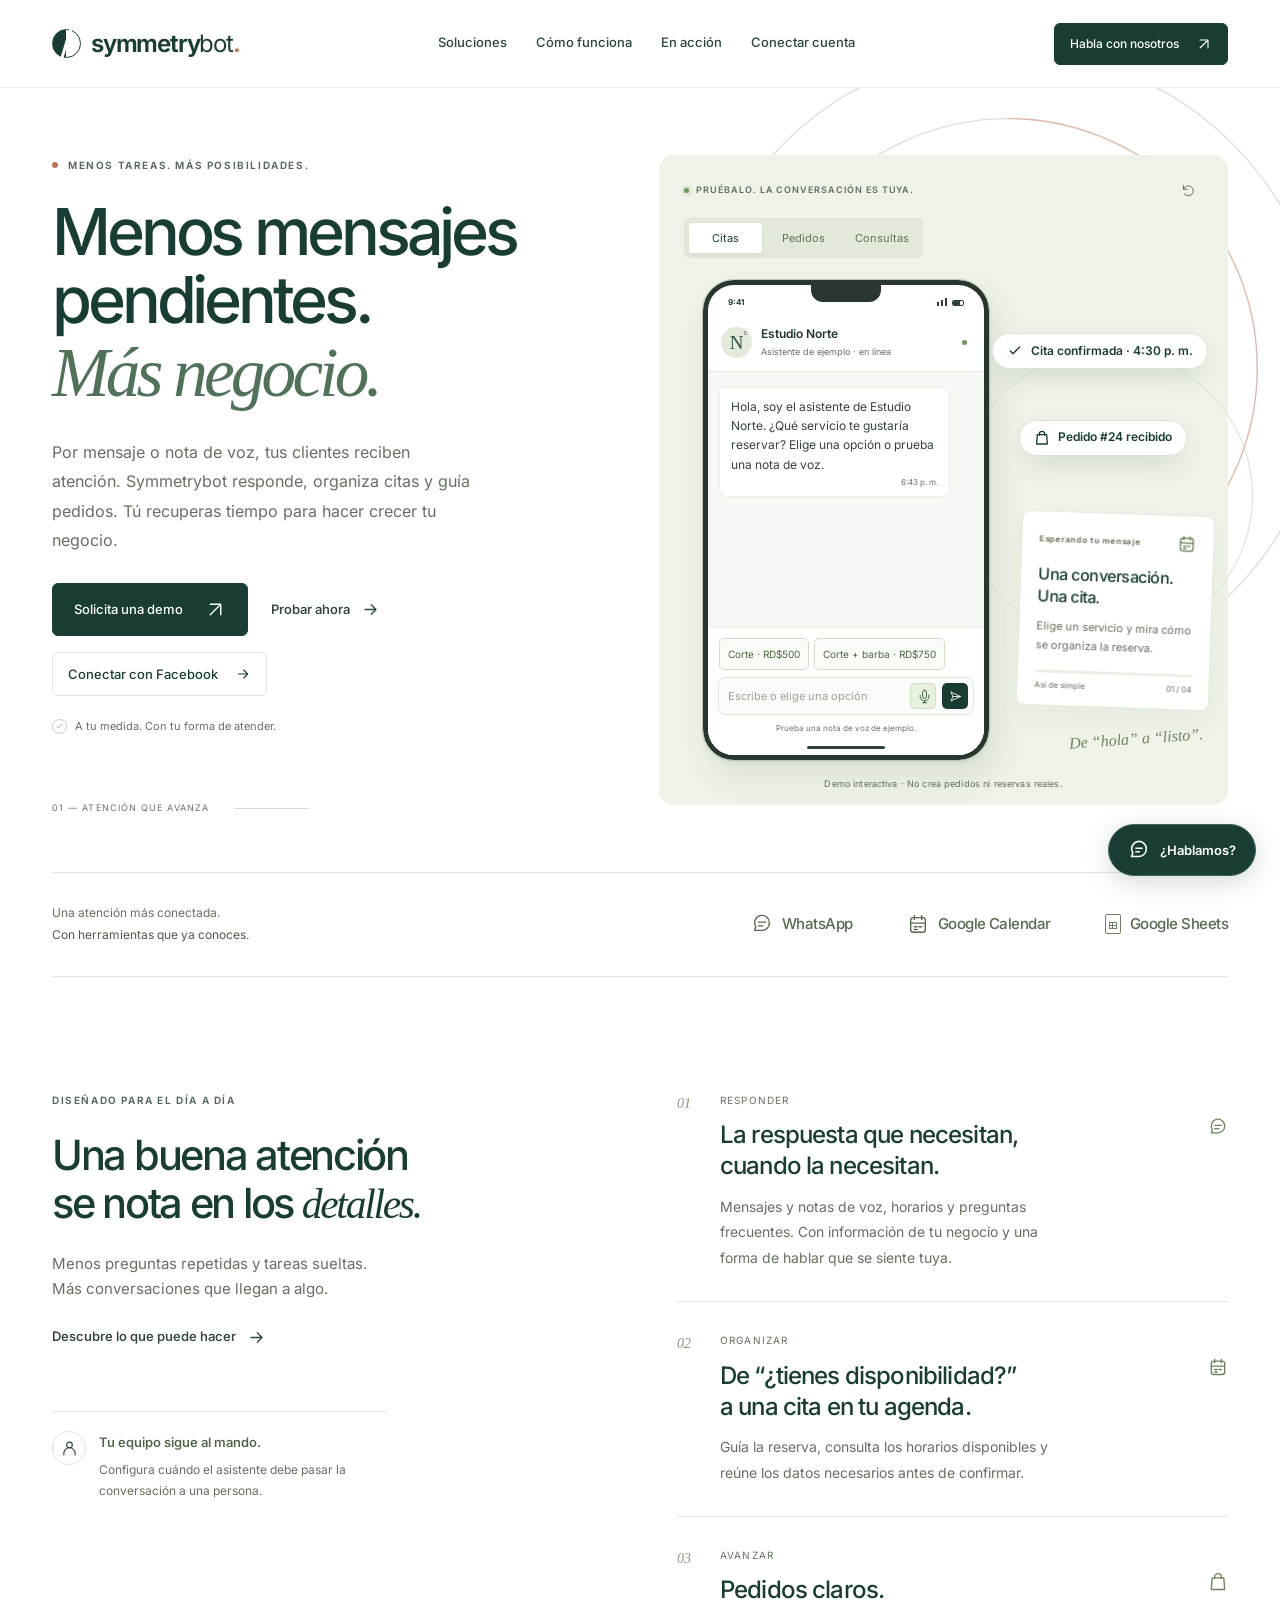
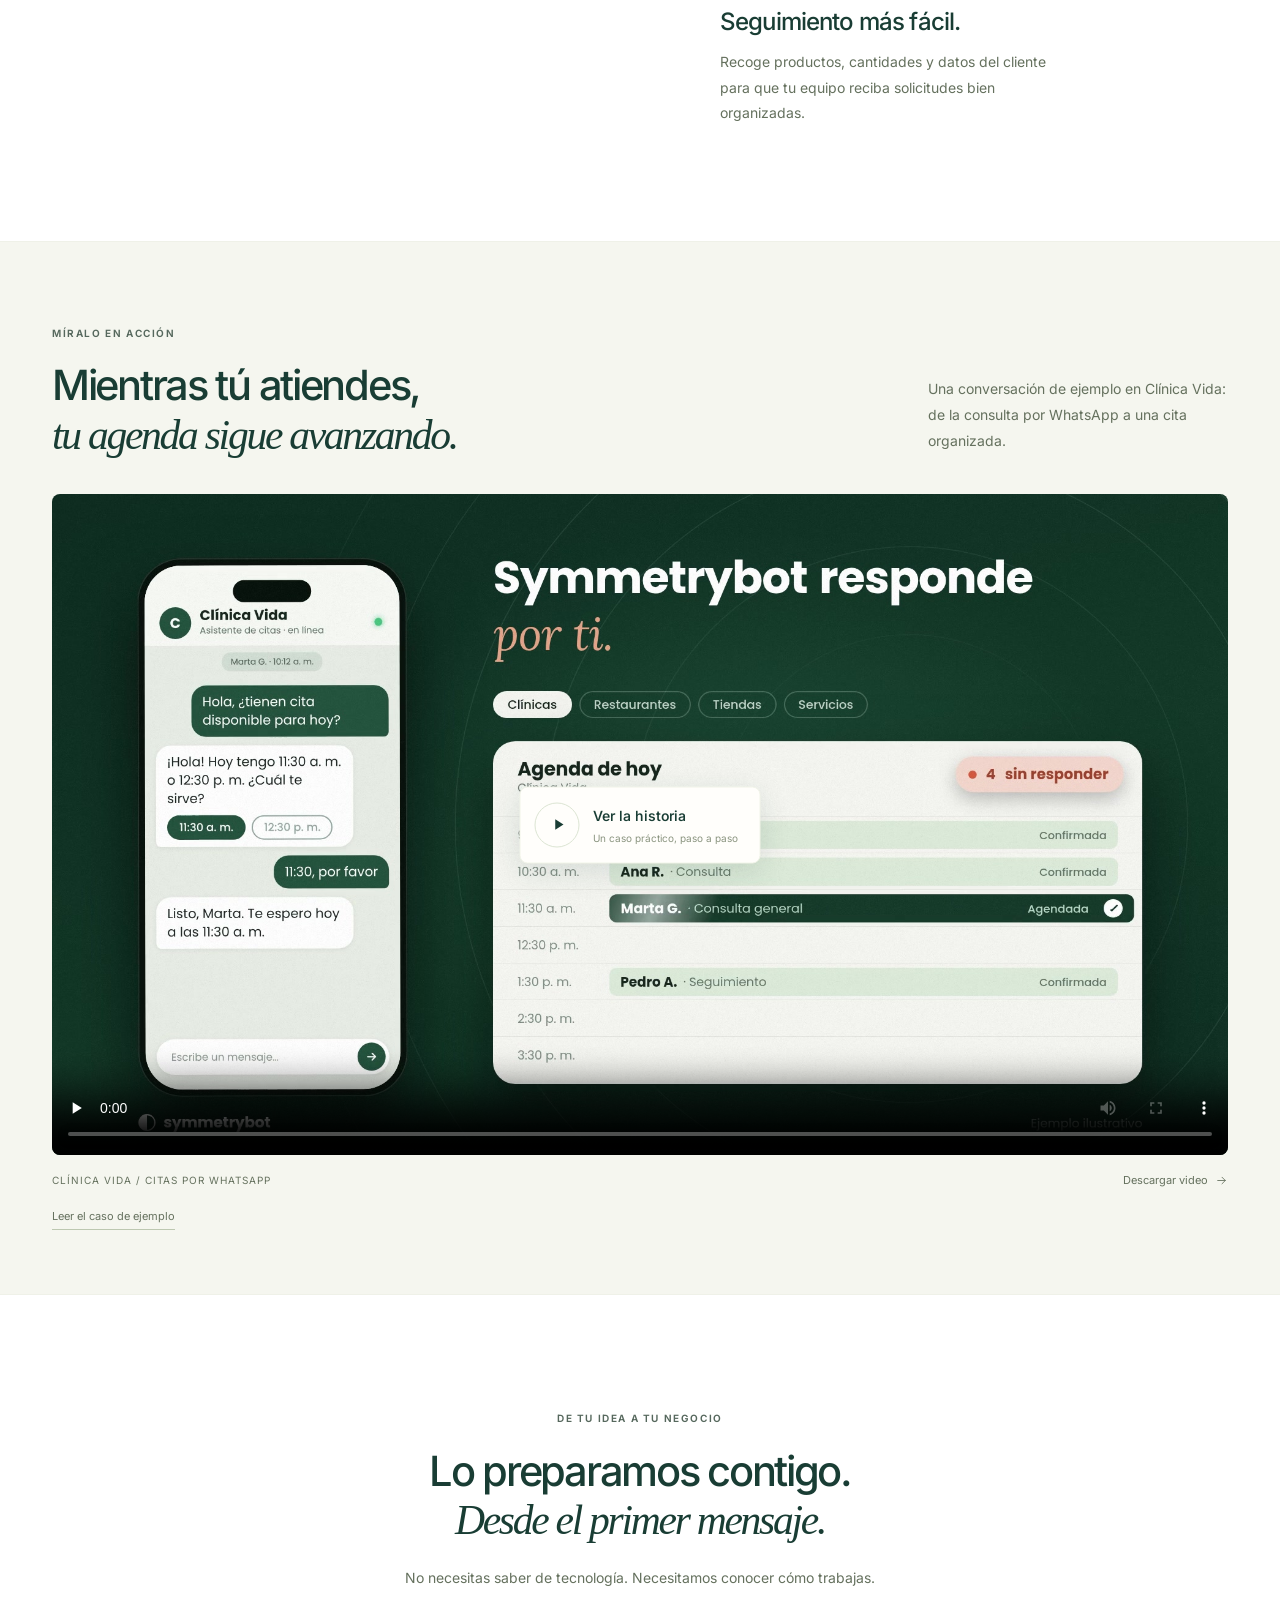
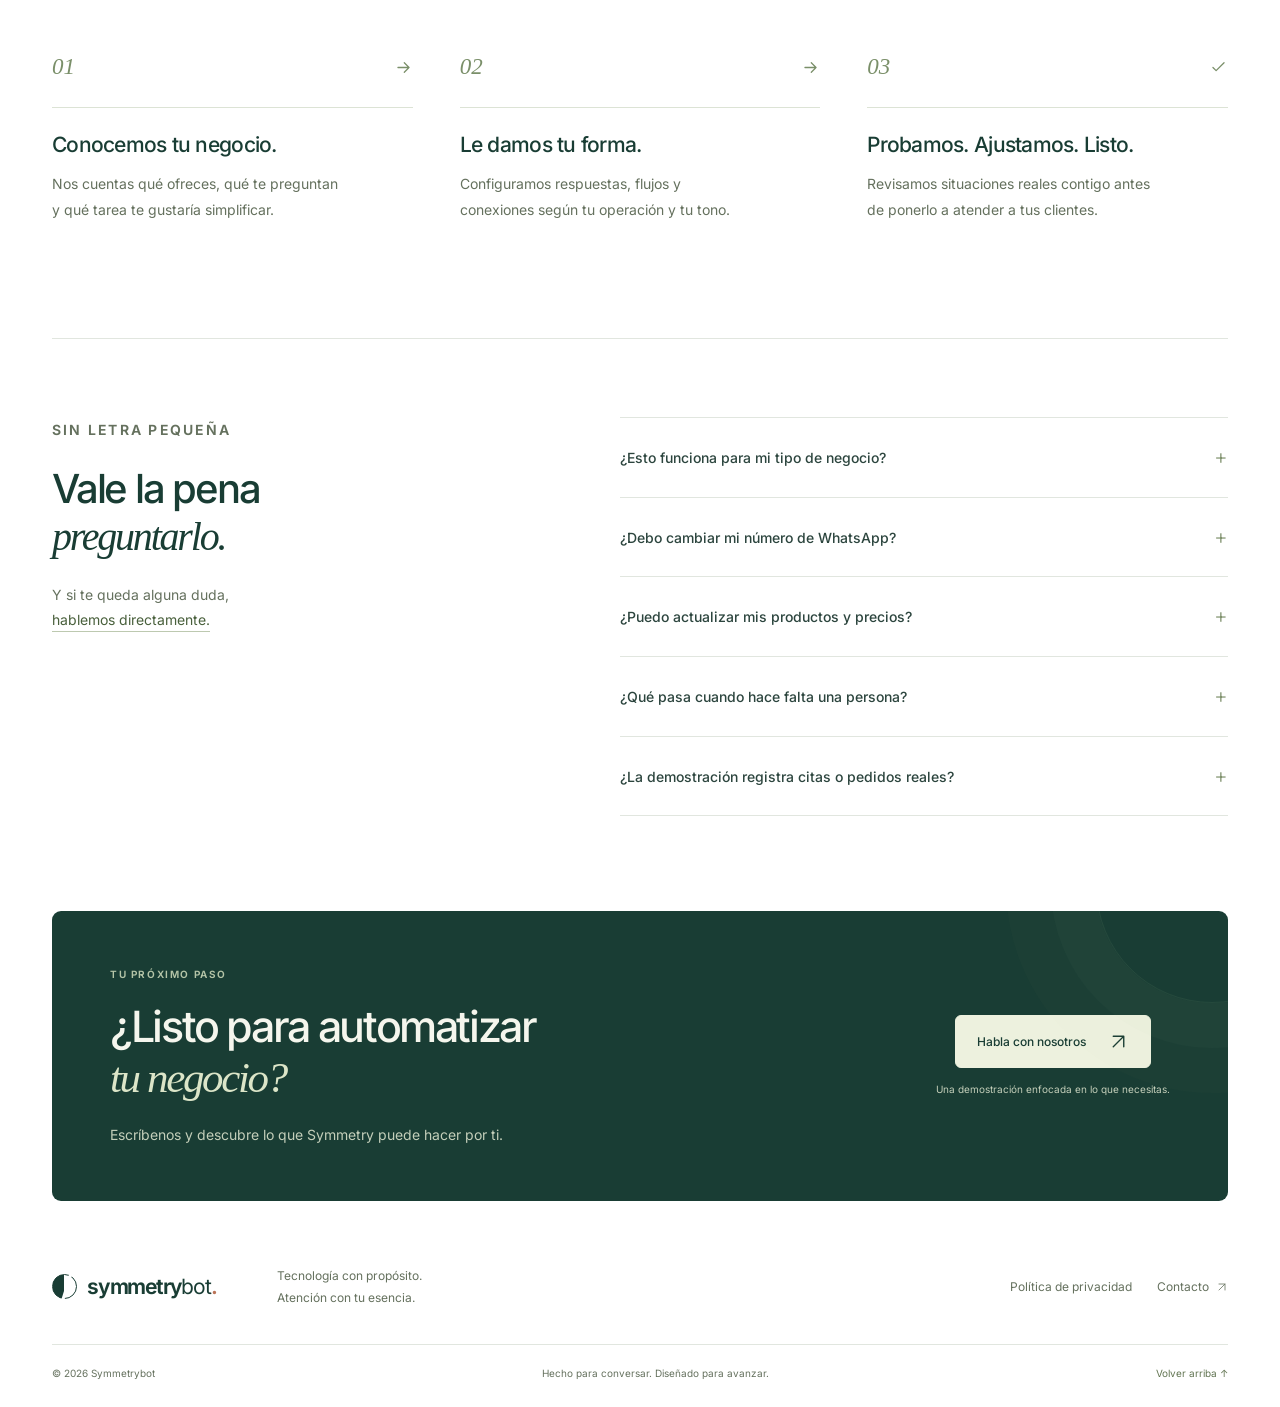
<file: index.html>
<!doctype html>
<html lang="es">
<head>
  <meta charset="utf-8">
  <meta name="viewport" content="width=device-width,initial-scale=1">
  <meta name="theme-color" content="#ffffff">
  <meta name="description" content="Convierte las conversaciones de WhatsApp en citas, pedidos y clientes mejor atendidos. Conoce Symmetrybot y prueba una demostración interactiva.">
  <title>Symmetrybot — Menos mensajes pendientes. Más negocio.</title>
  <link rel="icon" href="assets/favicon.svg" type="image/svg+xml">
  <link rel="stylesheet" href="styles.css">
  <link rel="stylesheet" href="motion.css">
  <script src="demo.js" defer></script>
  <script src="site.js" defer></script>
  <script src="motion.js" defer></script>
</head>
<body>
<svg class="svg-library" xmlns="http://www.w3.org/2000/svg" aria-hidden="true"><defs>
  <symbol id="i-arrow" viewBox="0 0 24 24"><path d="M5 12h14m-6-6 6 6-6 6"/></symbol>
  <symbol id="i-up" viewBox="0 0 24 24"><path d="M6 18 18 6M6 6h12v12"/></symbol>
  <symbol id="i-check" viewBox="0 0 24 24"><path d="m5 12 4 4L19 6"/></symbol>
  <symbol id="i-calendar" viewBox="0 0 24 24"><rect x="4" y="5" width="16" height="16" rx="3"/><path d="M8 3v4m8-4v4M4 11h16m-12 4h3m2 0h3m-8 3h3"/></symbol>
  <symbol id="i-chat" viewBox="0 0 24 24"><path d="M20 11a8 8 0 0 1-8 8H4l1.3-4A8 8 0 1 1 20 11Z"/><path d="M8 10h8m-8 4h5"/></symbol>
  <symbol id="i-bag" viewBox="0 0 24 24"><path d="M5 7h14l1 14H4L5 7Z"/><path d="M8 8V6a4 4 0 0 1 8 0v2"/></symbol>
  <symbol id="i-reset" viewBox="0 0 24 24"><path d="M4 10a8 8 0 1 1 1 7M4 4v6h6"/></symbol>
  <symbol id="i-send" viewBox="0 0 24 24"><path d="m4 4 17 8-17 8 3-8-3-8Zm3 8h14"/></symbol>
  <symbol id="i-mic" viewBox="0 0 24 24"><rect x="9" y="2" width="6" height="13" rx="3"/><path d="M5 10v2a7 7 0 0 0 14 0v-2m-7 9v3m-3 0h6"/></symbol>
  <symbol id="i-play" viewBox="0 0 24 24"><path d="m9 5 11 7-11 7V5Z"/></symbol>
  <symbol id="i-person" viewBox="0 0 24 24"><circle cx="12" cy="7" r="4"/><path d="M4 21v-2a8 8 0 0 1 16 0v2"/></symbol>
</defs></svg>
<a class="skip-link" href="#contenido">Saltar al contenido</a>
<header class="site-header">
  <div class="container nav-inner">
    <a class="brand" href="#inicio" aria-label="Symmetrybot, inicio"><span class="brand-mark" aria-hidden="true"></span>symmetry<span class="brand-light">bot</span><span class="brand-period">.</span></a>
    <nav id="siteNav" class="site-nav" aria-label="Navegación principal"><a href="#soluciones">Soluciones</a><a href="#como-funciona">Cómo funciona</a><a href="#caso-practico">En acción</a><a href="conectar.html">Conectar cuenta</a></nav>
    <a class="button button-small nav-contact" href="https://wa.me/18099641618" target="_blank" rel="noopener noreferrer">Habla con nosotros <svg class="icon"><use href="#i-up"/></svg></a>
    <button class="menu-toggle" id="menuToggle" type="button" aria-label="Abrir menú" aria-expanded="false" aria-controls="siteNav"><span></span><span></span></button>
  </div>
</header>
<div id="landingView">
<main id="contenido">
  <section class="hero container" id="inicio">
    <svg class="hero-art" viewBox="0 0 600 600" aria-hidden="true"><path pathLength="1" class="" d="M300 20a280 280 0 0 0 0 560"/><path pathLength="1" class="" d="M300 20a280 280 0 0 1 0 560"/><path pathLength="1" class="" d="M300 80a220 220 0 0 0 0 440"/><path pathLength="1" class="acc" d="M300 80a220 220 0 0 1 0 440"/><path pathLength="1" class="acc" d="M300 140a160 160 0 0 0 0 320"/><path pathLength="1" class="" d="M300 140a160 160 0 0 1 0 320"/></svg>
    <div class="hero-copy">
      <p class="eyebrow"><span></span> MENOS TAREAS. MÁS POSIBILIDADES.</p>
      <h1>Menos mensajes<br>pendientes.<br><em>Más negocio.</em></h1>
      <p class="hero-description">Por mensaje o nota de voz, tus clientes reciben atención. Symmetrybot responde, organiza citas y guía pedidos. Tú recuperas tiempo para hacer crecer tu negocio.</p>
      <div class="hero-actions"><a class="button" href="mailto:symmetrybot.app@gmail.com?subject=Quiero%20una%20demo%20de%20Symmetrybot">Solicita una demo <svg class="icon"><use href="#i-up"/></svg></a><a class="text-link" href="#demo">Probar ahora <svg class="icon"><use href="#i-arrow"/></svg></a></div>
      <a class="button button-small hero-connect" href="conectar.html">Conectar con Facebook <svg class="icon" aria-hidden="true"><use href="#i-arrow"/></svg></a>
      <div class="hero-note"><span class="mini-check"><svg class="icon"><use href="#i-check"/></svg></span> A tu medida. Con tu forma de atender.</div>
      <div class="hero-index"><span>01 — ATENCIÓN QUE AVANZA</span><span class="index-line"></span></div>
    </div>
    <div class="demo-board" id="demo">
      <div class="demo-board-heading"><span class="live-dot"></span> PRUÉBALO. LA CONVERSACIÓN ES TUYA.<button id="demoReset" class="icon-button" type="button" aria-label="Reiniciar demostración"><svg class="icon"><use href="#i-reset"/></svg></button></div>
      <div class="demo-tabs" role="group" aria-label="Elige un ejemplo de negocio"><button class="demo-tab" type="button" data-scenario="booking" aria-pressed="true">Citas</button><button class="demo-tab" type="button" data-scenario="order" aria-pressed="false">Pedidos</button><button class="demo-tab" type="button" data-scenario="faq" aria-pressed="false">Consultas</button></div>
      <div class="phone-stage">
        <div class="phone">
          <div class="phone-top" aria-hidden="true"><span>9:41</span><span class="phone-island"></span><span class="phone-signal"><i></i><i></i><i></i><b></b></span></div>
          <div class="chat-heading"><span class="business-avatar" aria-hidden="true">N<span>°</span></span><div><strong id="chatBusiness">Estudio Norte</strong><small id="chatBusinessSubtitle">Asistente de reservas</small></div><span class="chat-online" aria-label="Demo disponible"></span></div>
          <div class="chat-feed" id="chatFeed" role="log" aria-label="Conversación de ejemplo" aria-live="polite" aria-relevant="additions text"></div>
          <div class="chat-controls"><div class="reply-pills" id="replyPills" aria-label="Respuestas sugeridas"></div><form id="chatForm" class="chat-form"><label class="sr-only" for="chatInput">Escribe tu mensaje para la demo</label><input id="chatInput" type="text" placeholder="Escribe un mensaje…" maxlength="80" autocomplete="off"><button type="button" id="voiceDemoButton" class="voice-button voice-ready" aria-label="Probar una nota de voz de ejemplo" aria-describedby="voiceHint" title="Probar una nota de voz de ejemplo"><svg class="icon"><use href="#i-mic"/></svg></button><button type="submit" aria-label="Enviar mensaje"><svg class="icon"><use href="#i-send"/></svg></button></form><p id="voiceHint" class="voice-hint" aria-live="polite">Prueba una nota de voz de ejemplo.</p></div>
          <div class="phone-home" aria-hidden="true"></div>
        </div>
        <aside class="outcome" aria-live="polite" aria-atomic="true"><span class="outcome-top"><span id="outcomeStatus">EN CONVERSACIÓN</span><svg class="icon"><use href="#i-calendar"/></svg></span><strong id="outcomeTitle">Una conversación.<br>El siguiente paso, resuelto.</strong><p id="outcomeDetail">Prueba una reserva y mira cómo avanza.</p><div class="progress-track"><span id="outcomeProgress"></span></div><div class="outcome-bottom"><span>Así de simple</span><span id="demoStep">01 / 04</span></div></aside>
        <span class="float-chip chip-a" aria-hidden="true"><svg class="icon"><use href="#i-check"/></svg> Cita confirmada · 4:30 p. m.</span><span class="float-chip chip-b" aria-hidden="true"><svg class="icon"><use href="#i-bag"/></svg> Pedido #24 recibido</span>
        <span class="board-caption" aria-hidden="true">De “hola” a “listo”.</span>
      </div>
      <p class="simulation-note">Demo interactiva · No crea pedidos ni reservas reales.</p>
    </div>
  </section>
  <div class="tools-band container"><p>Una atención más conectada.<br><strong>Con herramientas que ya conoces.</strong></p><div class="tool-names"><span><svg class="icon"><use href="#i-chat"/></svg> WhatsApp</span><span><svg class="icon"><use href="#i-calendar"/></svg> Google Calendar</span><span class="sheet-brand"><span class="sheet-icon" aria-hidden="true"></span> Google Sheets</span></div></div>
  <section class="section container solutions" id="soluciones">
    <div class="section-intro reveal"><p class="eyebrow">DISEÑADO PARA EL DÍA A DÍA</p><h2>Una buena atención<br>se nota en los <em>detalles.</em></h2><p>Menos preguntas repetidas y tareas sueltas. Más conversaciones que llegan a algo.</p><a class="text-link" href="#demo">Descubre lo que puede hacer <svg class="icon"><use href="#i-arrow"/></svg></a><div class="human-note"><span class="round-icon"><svg class="icon"><use href="#i-person"/></svg></span><p><strong>Tu equipo sigue al mando.</strong>Configura cuándo el asistente debe pasar la conversación a una persona.</p></div></div>
    <div class="solution-list">
      <article class="solution-row reveal"><span class="solution-number">01</span><div><span class="solution-label">RESPONDER</span><h3>La respuesta que necesitan,<br>cuando la necesitan.</h3><p>Mensajes y notas de voz, horarios y preguntas frecuentes. Con información de tu negocio y una forma de hablar que se siente tuya.</p></div><svg class="icon"><use href="#i-chat"/></svg></article>
      <article class="solution-row reveal"><span class="solution-number">02</span><div><span class="solution-label">ORGANIZAR</span><h3>De “¿tienes disponibilidad?”<br>a una cita en tu agenda.</h3><p>Guía la reserva, consulta los horarios disponibles y reúne los datos necesarios antes de confirmar.</p></div><svg class="icon"><use href="#i-calendar"/></svg></article>
      <article class="solution-row reveal"><span class="solution-number">03</span><div><span class="solution-label">AVANZAR</span><h3>Pedidos claros.<br>Seguimiento más fácil.</h3><p>Recoge productos, cantidades y datos del cliente para que tu equipo reciba solicitudes bien organizadas.</p></div><svg class="icon"><use href="#i-bag"/></svg></article>
    </div>
  </section>
  <section class="case-section" id="caso-practico"><div class="container">
    <div class="case-heading reveal"><div><p class="eyebrow">MÍRALO EN ACCIÓN</p><h2>Mientras tú atiendes,<br><em>tu agenda sigue avanzando.</em></h2></div><p>Una conversación de ejemplo en Clínica Vida: de la consulta por WhatsApp a una cita organizada.</p></div>
    <div class="video-frame reveal"><video id="caseVideo" controls playsinline preload="none" poster="assets/symmetrybot-demo-web-poster.jpg" aria-label="Demostración en video: una cita en Clínica Vida"><source src="assets/symmetrybot-demo-web-1080p.mp4" type="video/mp4"><p>Tu navegador no reproduce este video. <a href="assets/symmetrybot-demo-web-1080p.mp4">Descárgalo aquí.</a></p></video><button class="video-play" id="videoPlay" aria-label="Reproducir caso práctico" type="button"><span><svg class="icon"><use href="#i-play"/></svg></span> Ver la historia <small>Un caso práctico, paso a paso</small></button></div>
    <div class="video-meta"><span>CLÍNICA VIDA / CITAS POR WHATSAPP</span><a href="assets/symmetrybot-demo-web-1080p.mp4" download>Descargar video <svg class="icon"><use href="#i-arrow"/></svg></a></div>
    <details class="video-transcript"><summary>Leer el caso de ejemplo</summary><p>En este ejemplo ilustrativo, un cliente pregunta por disponibilidad en Clínica Vida. El asistente ofrece horarios, recoge la elección del cliente y organiza la cita.</p><p>¿Listo para automatizar tu negocio? Escríbenos y descubre lo que Symmetry puede hacer por ti.</p></details>
  </div></section>
  <section class="section container process-section" id="como-funciona"><div class="process-heading reveal"><p class="eyebrow">DE TU IDEA A TU NEGOCIO</p><h2>Lo preparamos contigo.<br><em>Desde el primer mensaje.</em></h2><p>No necesitas saber de tecnología. Necesitamos conocer cómo trabajas.</p></div><div class="process-grid"><article class="reveal"><div class="step-top"><span>01</span><svg class="icon"><use href="#i-arrow"/></svg></div><h3>Conocemos tu negocio.</h3><p>Nos cuentas qué ofreces, qué te preguntan y qué tarea te gustaría simplificar.</p></article><article class="reveal"><div class="step-top"><span>02</span><svg class="icon"><use href="#i-arrow"/></svg></div><h3>Le damos tu forma.</h3><p>Configuramos respuestas, flujos y conexiones según tu operación y tu tono.</p></article><article class="reveal"><div class="step-top"><span>03</span><svg class="icon"><use href="#i-check"/></svg></div><h3>Probamos. Ajustamos. Listo.</h3><p>Revisamos situaciones reales contigo antes de ponerlo a atender a tus clientes.</p></article></div></section>
  <section class="faq-section container" id="preguntas"><div class="reveal"><p class="eyebrow">SIN LETRA PEQUEÑA</p><h2>Vale la pena<br><em>preguntarlo.</em></h2><p>Y si te queda alguna duda,<br><a href="mailto:symmetrybot.app@gmail.com" class="inline-link">hablemos directamente.</a></p></div><div class="faq-list reveal"><details><summary>¿Esto funciona para mi tipo de negocio?<span aria-hidden="true">+</span></summary><p>Podemos adaptar las conversaciones a restaurantes, barberías, salones y tiendas. En la demostración revisamos tu caso y qué procesos tiene sentido automatizar.</p></details><details><summary>¿Debo cambiar mi número de WhatsApp?<span aria-hidden="true">+</span></summary><p>Depende de tu cuenta y del método de integración disponible. Revisamos la compatibilidad antes de conectar el número.</p></details><details><summary>¿Puedo actualizar mis productos y precios?<span aria-hidden="true">+</span></summary><p>Sí. Podemos configurarlo para consultar la información que tu negocio gestione en una hoja de cálculo.</p></details><details><summary>¿Qué pasa cuando hace falta una persona?<span aria-hidden="true">+</span></summary><p>Definimos contigo los límites del asistente y los casos en los que debe pedir ayuda a tu equipo. La atención humana sigue siendo parte del proceso.</p></details><details><summary>¿La demostración registra citas o pedidos reales?<span aria-hidden="true">+</span></summary><p>No. El chat de esta página es una simulación local. No envía tus mensajes ni crea reservas, pedidos o cobros. Un asistente conectado a tu negocio se configura y prueba por separado.</p></details></div></section>
  <section class="contact-section container" id="contacto"><div class="contact-box reveal"><div><p class="eyebrow">TU PRÓXIMO PASO</p><h2>¿Listo para automatizar<br><em>tu negocio?</em></h2><p>Escríbenos y descubre lo que Symmetry puede hacer por ti.</p></div><div class="contact-action"><a class="button button-cream" href="https://wa.me/18099641618" target="_blank" rel="noopener noreferrer">Habla con nosotros <svg class="icon"><use href="#i-up"/></svg></a><span>Una demostración enfocada en lo que necesitas.</span></div></div></section>
</main>
<footer class="site-footer container"><div class="footer-top"><a class="brand" href="#inicio"><span class="brand-mark" aria-hidden="true"></span>symmetry<span class="brand-light">bot</span><span class="brand-period">.</span></a><p>Tecnología con propósito.<br>Atención con tu esencia.</p><div><a href="#privacidad">Política de privacidad</a><a href="mailto:symmetrybot.app@gmail.com">Contacto <svg class="icon"><use href="#i-up"/></svg></a></div></div><div class="footer-bottom"><span>© 2026 Symmetrybot</span><span>Hecho para conversar. Diseñado para avanzar.</span><a href="#inicio">Volver arriba ↑</a></div></footer>
</div>
<div id="privacyView" hidden><main class="container policy-page"><a class="text-link" href="#inicio">← Volver al inicio</a><p class="eyebrow">TRANSPARENCIA Y DATOS</p><h1>Política de <em>privacidad.</em></h1><p class="policy-date">Última actualización: 29 de octubre de 2026</p><article id="policyContent" class="policy-content">
<section id="privacidad-quienes"><h2>Quiénes somos</h2><p>Symmetrybot (symmetrybot.app) es un servicio que ofrece asistentes automáticos de mensajería para negocios pequeños. Los asistentes responden preguntas de los clientes del negocio y agendan o cancelan citas en el calendario del negocio.</p><p>En esta política, “el negocio” es quien contrata Symmetrybot y “clientes finales” son las personas que escriben al asistente.</p></section>
<section id="privacidad-datos"><h2>Qué datos usamos</h2><p><strong>Datos de Google, solo cuando el negocio da su permiso:</strong></p><ul><li>Eventos de Google Calendar del calendario que el negocio elige: título, fecha, hora y duración.</li><li>Una hoja de Google Sheets que el negocio elige, donde el asistente agrega filas con el nombre del cliente, el servicio, la fecha, la hora y el estado de la cita (confirmada o cancelada).</li></ul><p><strong>Datos de los clientes finales:</strong></p><ul><li>El contenido de la conversación con el asistente.</li><li>El nombre que la persona indique, el servicio que quiere y la fecha y hora de la cita.</li><li>Si el canal es WhatsApp u otra aplicación de mensajería, el número de teléfono o identificador que ese canal entrega.</li></ul><p>El asistente no está diseñado para recibir datos de pago, contraseñas ni información sensible, y pedimos a los clientes finales que no los escriban.</p></section>
<section id="privacidad-meta"><h2>WhatsApp y Meta</h2><p>Cuando un negocio vincula su cuenta de WhatsApp Business mediante el inicio de sesión de Facebook para empresas, usamos los identificadores de la cuenta de WhatsApp Business (WABA ID) y del número de teléfono (Phone Number ID) para asociar esa cuenta con el servicio. El código de autorización se utiliza para completar la conexión del servidor; los tokens de acceso se gestionan en el servidor y no se publican en la página web.</p><p>Los permisos autorizados se utilizan para enviar y recibir mensajes, atender consultas, organizar pedidos o citas y gestionar plantillas de mensajes del negocio. Meta procesa los datos necesarios para operar WhatsApp y el inicio de sesión. El negocio puede revocar la integración desde su cuenta de Facebook y solicitar la eliminación de los datos según nuestras <a href="eliminacion-datos.html">instrucciones de eliminación</a> o escribiendo a <a href="mailto:symmetrybot.app@gmail.com">symmetrybot.app@gmail.com</a>.</p></section>
<section id="privacidad-finalidad"><h2>Para qué usamos los datos</h2><p>Solo para prestar el servicio: responder mensajes, revisar la disponibilidad del calendario, crear y cancelar citas, guardar el historial en la hoja del negocio y corregir errores del servicio.</p><p>No vendemos datos. No los usamos para publicidad, ni para crear perfiles de las personas, ni para entrenar modelos de inteligencia artificial.</p></section>
<section id="privacidad-proveedores"><h2>Con quién se procesan</h2><p>Para funcionar, el servicio usa proveedores que procesan datos en nuestro nombre:</p><ul><li>Google, para Google Calendar y Google Sheets.</li><li>n8n Cloud, donde se ejecuta la automatización del asistente.</li><li>Un proveedor de modelos de lenguaje (Anthropic), que recibe el texto de la conversación y los datos de la cita necesarios para redactar las respuestas.</li><li>OpenAI, para transcribir las notas de voz que se envían al asistente.</li><li>Meta, cuando el negocio usa WhatsApp como canal.</li></ul><p>No compartimos datos con nadie más, salvo que una ley o una autoridad competente lo exija.</p></section>
<section id="privacidad-google"><h2>Uso limitado de datos de Google</h2><p>El uso y la transferencia a cualquier otra aplicación de la información recibida de las API de Google se ajustará a la <a href="https://developers.google.com/terms/api-services-user-data-policy" rel="noopener noreferrer" target="_blank">Política de datos de usuario de los servicios de API de Google</a>, incluidos los requisitos de uso limitado.</p><div class="quote"><em>Symmetrybot's use and transfer to any other app of information received from Google APIs will adhere to the Google API Services User Data Policy, including the Limited Use requirements.</em></div></section>
<section id="privacidad-conservacion"><h2>Cuánto tiempo conservamos los datos</h2><p>Conservamos los datos solo el tiempo necesario para prestar el servicio. Cuando el negocio termina el servicio o lo solicita, eliminamos su configuración y retiramos el acceso a su cuenta de Google.</p><p>Las citas y filas ya creadas en el calendario y la hoja del negocio pertenecen al negocio, que las gestiona desde su propia cuenta de Google.</p></section>
<section id="privacidad-derechos"><h2>Tus derechos y cómo retirar el acceso</h2><ul><li>Puedes retirar el acceso de Symmetrybot a tu cuenta de Google en cualquier momento desde <a href="https://myaccount.google.com/permissions" rel="noopener noreferrer" target="_blank">myaccount.google.com/permissions</a>.</li><li>Puedes pedirnos acceso, corrección o eliminación de tus datos escribiendo al correo de contacto.</li><li>Si eres cliente final de un negocio que usa Symmetrybot, también puedes hacer esa solicitud al negocio o a nosotros.</li></ul></section>
<section id="privacidad-seguridad"><h2>Seguridad</h2><p>Aplicamos medidas razonables para proteger los datos, como limitar quién tiene acceso y guardar las credenciales de conexión en la plataforma de automatización. Ningún sistema es completamente seguro, y no podemos garantizar una protección absoluta.</p></section>
<section id="privacidad-cambios"><h2>Cambios en esta política</h2><p>Si cambiamos esta política, publicaremos la nueva versión en esta página con su fecha de actualización.</p></section>
<section id="privacidad-contacto"><h2>Contacto</h2><p>Para cualquier pregunta o solicitud sobre tus datos, escríbenos a <a href="mailto:symmetrybot.app@gmail.com">symmetrybot.app@gmail.com</a>.</p></section>

</article></main><footer class="policy-footer container">© 2026 Symmetrybot · <a href="mailto:symmetrybot.app@gmail.com">symmetrybot.app@gmail.com</a></footer></div>
</body>
</html>
</file>
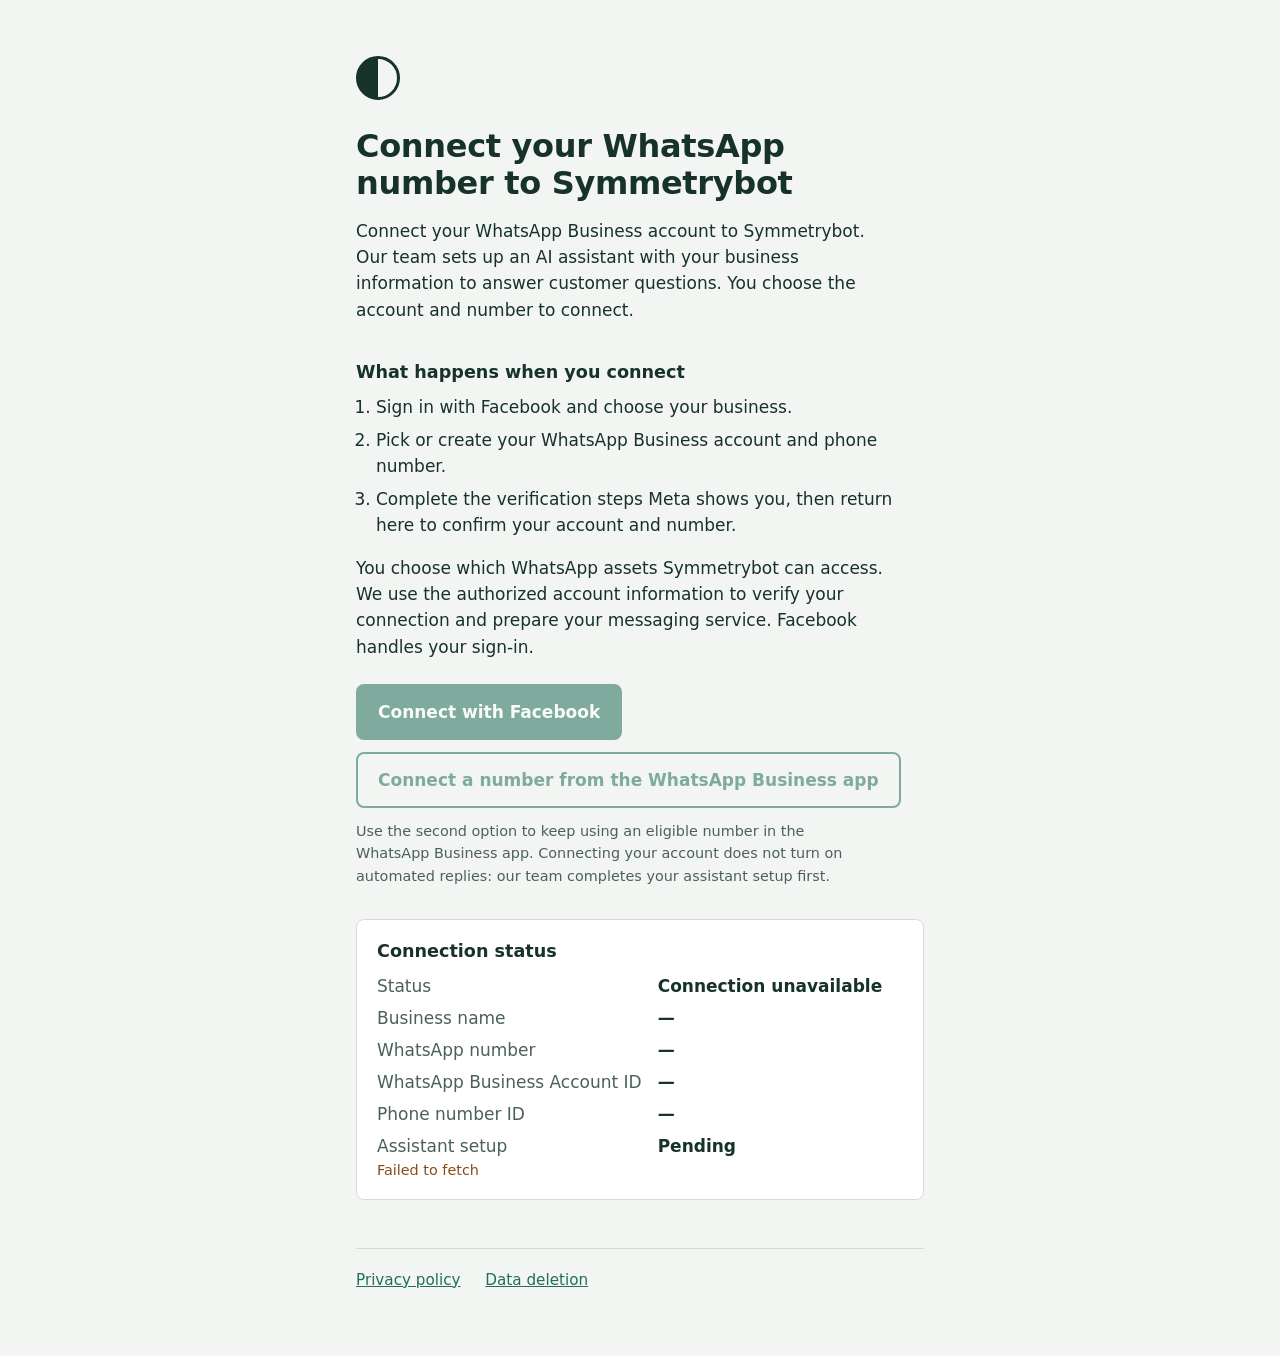
<file: conectar.html>
<!DOCTYPE html>
<html lang="en">
<head>
<meta charset="utf-8">
<meta name="viewport" content="width=device-width, initial-scale=1">
<title>Connect your WhatsApp number · Symmetrybot</title>
<meta name="description" content="Link your WhatsApp Business account to your Symmetrybot assistant with Facebook Login.">
<style>
  :root {
    --ink: #16322b;
    --ink-soft: #4a615b;
    --paper: #f3f5f2;
    --panel: #ffffff;
    --line: #d5dcd8;
    --accent: #1f6f5b;
    --accent-ink: #ffffff;
    --warn: #8a4b12;
  }
  * { box-sizing: border-box; }
  html { -webkit-text-size-adjust: 100%; }
  body {
    margin: 0;
    background: var(--paper);
    color: var(--ink);
    font: 17px/1.55 "Avenir Next", "Segoe UI", system-ui, -apple-system, sans-serif;
  }
  main { max-width: 38rem; margin: 0 auto; padding: 3.5rem 1.25rem 4rem; }
  .mark {
    width: 44px; height: 44px; border-radius: 50%;
    border: 3px solid var(--ink);
    background: linear-gradient(90deg, var(--ink) 50%, transparent 50%);
    margin-bottom: 1.75rem;
  }
  h1 { font-size: 2rem; line-height: 1.15; margin: 0 0 1rem; letter-spacing: -0.01em; }
  h2 { font-size: 1.1rem; margin: 2.25rem 0 0.5rem; }
  p { margin: 0 0 1rem; max-width: 34rem; }
  ol { padding-left: 1.25rem; margin: 0 0 1rem; max-width: 34rem; }
  li { margin-bottom: 0.4rem; }
  .actions { display: flex; flex-direction: column; gap: 0.75rem; align-items: flex-start; margin-top: 1.5rem; }
  button {
    font: inherit; font-weight: 600; cursor: pointer;
    padding: 0.8rem 1.25rem; border-radius: 8px; border: 2px solid var(--accent);
  }
  .primary { background: var(--accent); color: var(--accent-ink); }
  .secondary { background: transparent; color: var(--accent); }
  button:hover { filter: brightness(0.94); }
  button:disabled { opacity: 0.55; cursor: progress; }
  :focus-visible { outline: 3px solid #f2b705; outline-offset: 2px; }
  .hint { font-size: 0.9rem; color: var(--ink-soft); margin: 0; max-width: 32rem; }
  .status {
    margin-top: 2rem; padding: 1.1rem 1.25rem; background: var(--panel);
    border: 1px solid var(--line); border-radius: 8px;
  }
  .status h2 { margin-top: 0; }
  dl { margin: 0; display: grid; grid-template-columns: max-content 1fr; gap: 0.35rem 1rem; }
  dt { color: var(--ink-soft); }
  dd { margin: 0; overflow-wrap: anywhere; font-weight: 600; }
  .error { color: var(--warn); }
  footer { margin-top: 3rem; padding-top: 1.25rem; border-top: 1px solid var(--line); font-size: 0.95rem; }
  footer a { color: var(--accent); margin-right: 1.25rem; }
</style>
</head>
<body>
<main data-connection-api="https://symmetry-meta-connect.splendidanole128.chatgpt.site">
  <div class="mark" aria-hidden="true"></div>
  <h1>Connect your WhatsApp number to Symmetrybot</h1>
  <p>Connect your WhatsApp Business account to Symmetrybot. Our team sets up an AI assistant with your business information to answer customer questions. You choose the account and number to connect.</p>

  <h2>What happens when you connect</h2>
  <ol>
    <li>Sign in with Facebook and choose your business.</li>
    <li>Pick or create your WhatsApp Business account and phone number.</li>
    <li>Complete the verification steps Meta shows you, then return here to confirm your account and number.</li>
  </ol>
  <p>You choose which WhatsApp assets Symmetrybot can access. We use the authorized account information to verify your connection and prepare your messaging service. Facebook handles your sign-in.</p>

  <div class="actions">
    <button id="btn-new" class="primary" type="button" disabled>Connect with Facebook</button>
    <button id="btn-app" class="secondary" type="button" disabled>Connect a number from the WhatsApp Business app</button>
    <p class="hint">Use the second option to keep using an eligible number in the WhatsApp Business app. Connecting your account does not turn on automated replies: our team completes your assistant setup first.</p>
  </div>

  <section class="status" aria-live="polite" id="status" hidden>
    <h2>Connection status</h2>
    <dl>
      <dt>Status</dt><dd id="s-state">Waiting</dd>
      <dt>Business name</dt><dd id="s-business">—</dd>
      <dt>WhatsApp number</dt><dd id="s-number">—</dd>
      <dt>WhatsApp Business Account ID</dt><dd id="s-waba">—</dd>
      <dt>Phone number ID</dt><dd id="s-phone">—</dd>
      <dt>Assistant setup</dt><dd id="s-code">Pending</dd>
    </dl>
    <p class="hint error" id="s-error" hidden></p>
  </section>

  <footer>
    <a href="https://symmetrybot.app/privacidad.html">Privacy policy</a>
    <a href="https://symmetrybot.app/eliminacion-datos.html">Data deletion</a>
  </footer>
</main>

<script>
(() => {
  'use strict';
  const API = document.querySelector('main').dataset.connectionApi.replace(/\/$/, '');
  const el = Object.fromEntries(['state', 'waba', 'phone', 'business', 'number', 'code', 'error'].map(name => [name, document.getElementById(`s-${name}`)]));
  const buttons = [document.getElementById('btn-new'), document.getElementById('btn-app')];
  let configured = false, sdkReady = false, serial = 0, current = null;
  const setButtons = () => buttons.forEach(button => { button.disabled = !configured || !sdkReady || !!current?.active; });
  const render = text => { document.getElementById('status').hidden = false; el.state.textContent = text; };
  const showError = text => { el.error.hidden = false; el.error.textContent = text; };

  async function api(path, value) {
    const result = await fetch(`${API}${path}`, {
      method: value ? 'POST' : 'GET',
      credentials: new URL(API).origin === window.location.origin ? 'same-origin' : 'omit',
      headers: value ? { 'Content-Type': 'application/json' } : {},
      body: value ? JSON.stringify(value) : undefined,
      cache: 'no-store'
    });
    if (!result.headers.get('content-type')?.includes('application/json')) throw new Error('Connections are being prepared. Please contact Symmetrybot.');
    const data = await result.json();
    if (!result.ok) throw new Error(data.message || 'The connection could not be completed.');
    return data;
  }

  function fail(attempt, message) {
    if (attempt !== current) return;
    attempt.active = false;
    attempt.session = '';
    render('Connection not completed');
    showError(message);
    setButtons();
  }

  async function finalize(attempt) {
    if (attempt !== current || !attempt.active || attempt.finalizing || !attempt.session || !attempt.assets) return;
    attempt.finalizing = true;
    render('Verifying the WhatsApp account and phone number with Meta…');
    try {
      const result = await api('/api/connections/finalize', {
        session: attempt.session,
        nonce: attempt.nonce,
        waba_id: attempt.assets.waba_id,
        phone_number_id: attempt.assets.phone_number_id,
        flow_type: attempt.flowType
      });
      if (attempt !== current) return;
      attempt.session = '';
      attempt.active = false;
      el.waba.textContent = result.account.id;
      el.phone.textContent = result.phone.id;
      el.business.textContent = result.account.name || result.phone.name || 'Verified with Meta';
      el.number.textContent = result.phone.number || 'Verified with Meta';
      el.code.textContent = 'Our team will complete your assistant setup';
      render('WhatsApp account verified. Automated replies will be enabled after your assistant setup is completed.');
      setButtons();
    } catch (error) { fail(attempt, error.message); }
  }

  window.fbAsyncInit = () => {
    if (sdkReady) return;
    FB.init({ appId: '1125731596671496', autoLogAppEvents: false, xfbml: false, version: 'v27.0' });
    sdkReady = true;
    setButtons();
  };
  if (typeof FB !== 'undefined' && typeof FB.init === 'function') window.fbAsyncInit();

  window.addEventListener('message', event => {
    const attempt = current;
    if (!attempt?.active || !['https://www.facebook.com', 'https://web.facebook.com'].includes(event.origin)) return;
    let message;
    try { message = typeof event.data === 'string' ? JSON.parse(event.data) : event.data; } catch { return; }
    if (!message || message.type !== 'WA_EMBEDDED_SIGNUP') return;
    if (message.event === 'CANCEL') return fail(attempt, 'Meta signup was cancelled before completion.');
    if (message.event === 'ERROR') return fail(attempt, 'Meta could not complete signup. Please try again.');
    if (!['FINISH', 'FINISH_ONLY_WABA', 'FINISH_WHATSAPP_BUSINESS_APP_ONBOARDING', 'FINISH_GRANT_ONLY_API_ACCESS'].includes(message.event)) return;
    const data = message.data;
    if (!data || !/^\d{5,25}$/.test(String(data.waba_id || ''))) return;
    // Coexistence may return only the account ID; the server verifies its number through Meta.
    const phoneId = String(data.phone_number_id || '');
    if (phoneId && !/^\d{5,25}$/.test(phoneId)) return;
    attempt.flowType = message.event;
    attempt.assets = { waba_id: String(data.waba_id), phone_number_id: phoneId };
    if (!attempt.session) render('Meta signup completed. Verifying your authorization…');
    void finalize(attempt);
  });

  function launch(coexistence) {
    if (!configured || !sdkReady || current?.active) return;
    const nonce = Array.from(crypto.getRandomValues(new Uint8Array(32)), byte => byte.toString(16).padStart(2, '0')).join('');
    const attempt = { id: ++serial, nonce, active: true, session: '', assets: null, finalizing: false };
    current = attempt;
    el.error.hidden = true;
    for (const name of ['waba', 'phone', 'business', 'number']) el[name].textContent = '—';
    el.code.textContent = 'Pending';
    render('Continue in the Facebook window…');
    setButtons();
    const extras = { setup: {}, sessionInfoVersion: '3', version: 'v4' };
    if (coexistence) extras.featureType = 'whatsapp_business_app_onboarding';
    try {
      FB.login(response => {
        if (attempt !== current || !attempt.active) return;
        const code = response?.authResponse?.code;
        if (!code) return fail(attempt, 'Facebook authorization was not completed.');
        // Exchange immediately: Meta's code expires after 30 seconds. Do not wait for asset events.
        render('Verifying your Meta authorization…');
        api('/api/oauth/exchange', { code, nonce }).then(data => {
          if (attempt !== current || !attempt.active) return;
          attempt.session = data.session;
          render(attempt.assets ? 'Verifying your WhatsApp connection…' : 'Authorization received. Finish the WhatsApp steps in the Meta window.');
          void finalize(attempt);
        }).catch(error => fail(attempt, error.message));
      }, { config_id: '2347894429301988', response_type: 'code', override_default_response_type: true, extras });
    } catch { fail(attempt, 'Facebook Login could not start. Please reload this page.'); }
  }

  buttons[0].addEventListener('click', () => launch(false));
  buttons[1].addEventListener('click', () => launch(true));
  api('/api/config').then(data => {
    configured = data.configured === true;
    render(configured ? 'Ready to connect your WhatsApp account' : 'Connections are being prepared. Please contact Symmetrybot.');
    setButtons();
  }).catch(error => { render('Connection unavailable'); showError(error.message); });
})();

</script>
<script async defer crossorigin="anonymous" src="https://connect.facebook.net/en_US/sdk.js"></script>
</body>
</html>
</file>
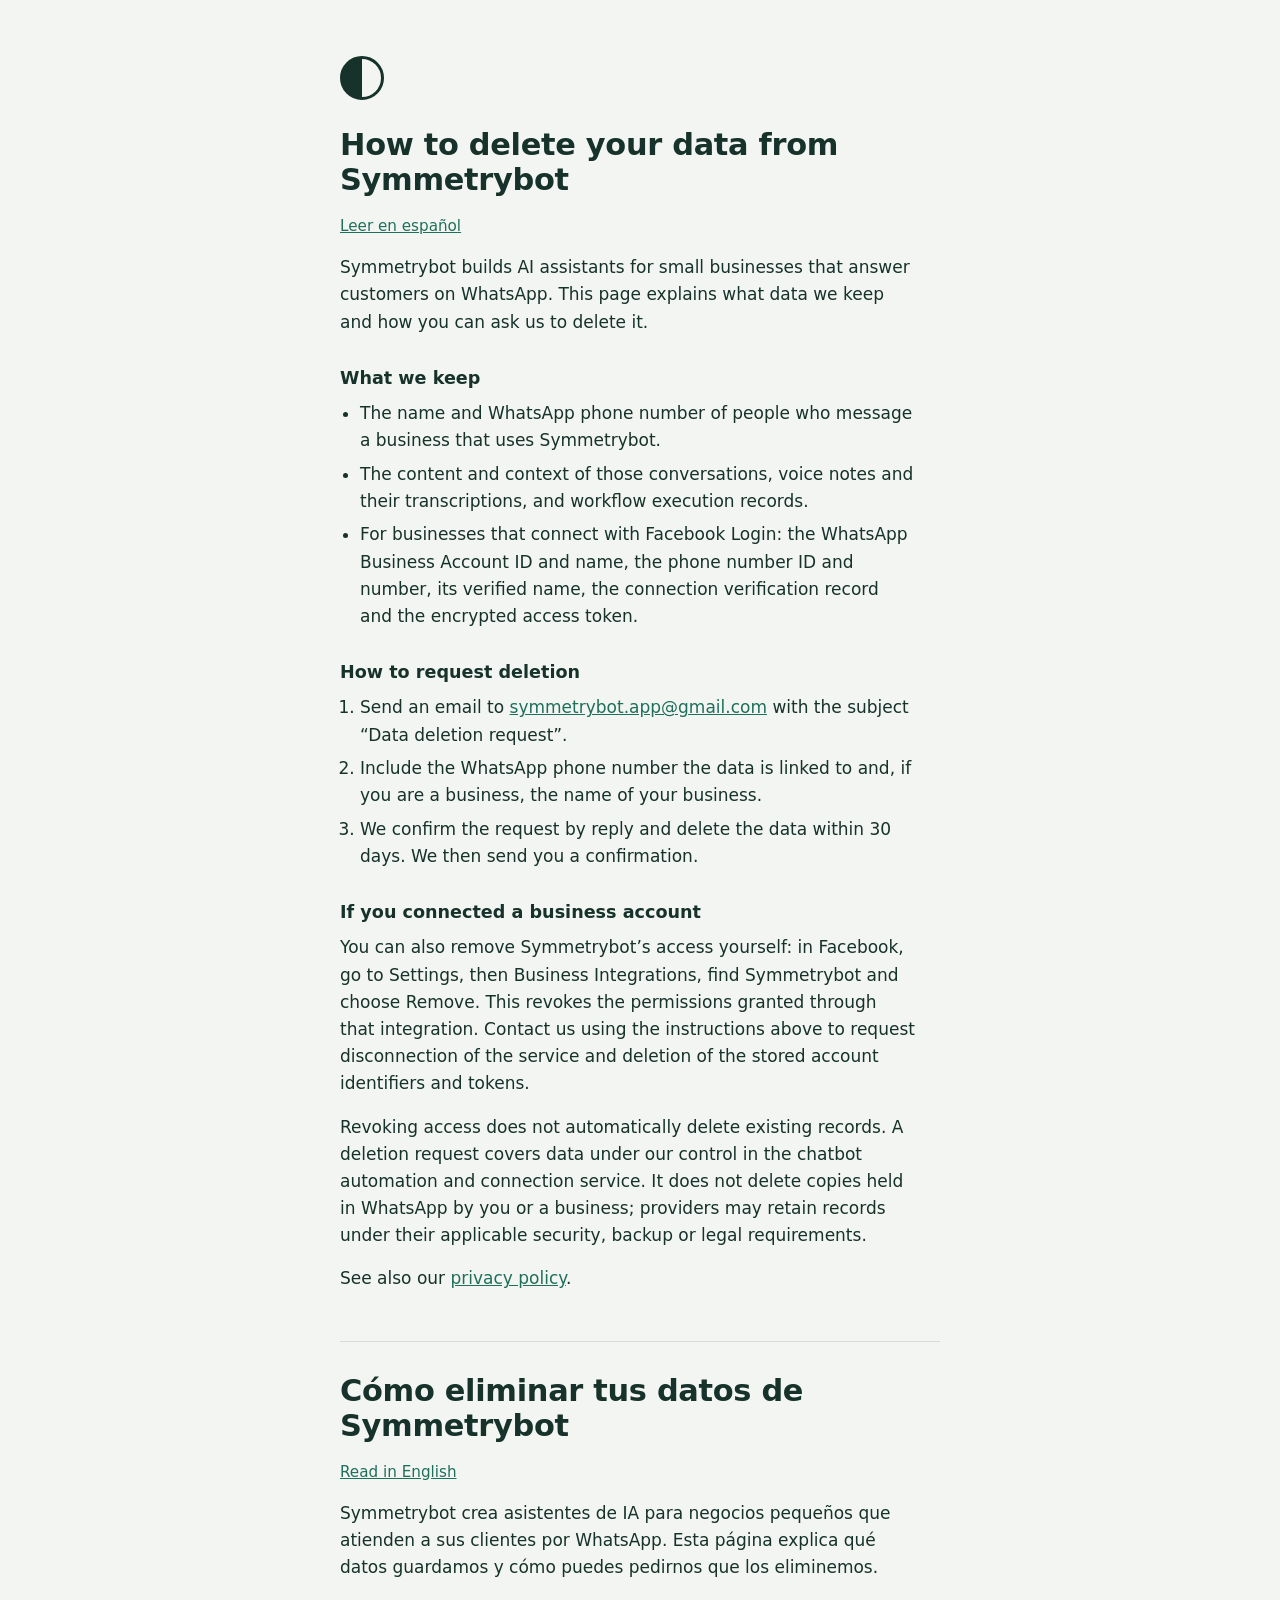
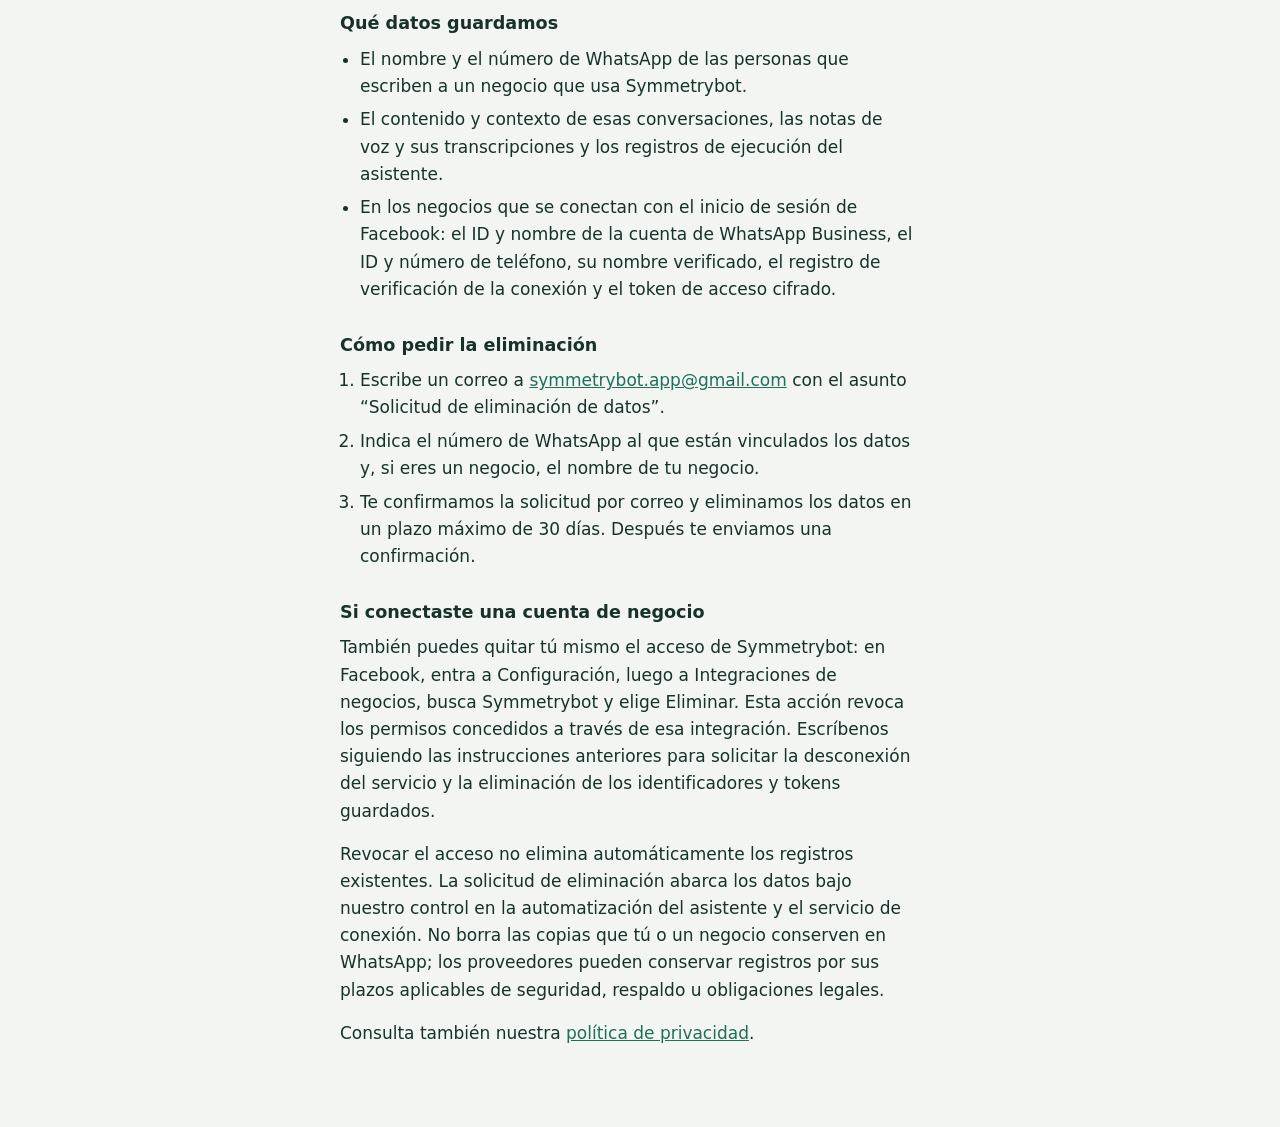
<file: eliminacion-datos.html>
<!DOCTYPE html>
<html lang="en">
<head>
<meta charset="utf-8">
<meta name="viewport" content="width=device-width, initial-scale=1">
<title>Data deletion · Eliminación de datos · Symmetrybot</title>
<meta name="description" content="How to ask Symmetrybot to delete your data. Cómo pedir a Symmetrybot que elimine tus datos.">
<style>
  :root {
    --ink: #16322b;
    --ink-soft: #4a615b;
    --paper: #f3f5f2;
    --line: #d5dcd8;
    --accent: #1f6f5b;
  }
  * { box-sizing: border-box; }
  html { -webkit-text-size-adjust: 100%; }
  body {
    margin: 0;
    background: var(--paper);
    color: var(--ink);
    font: 17px/1.6 "Avenir Next", "Segoe UI", system-ui, -apple-system, sans-serif;
  }
  main { max-width: 40rem; margin: 0 auto; padding: 3.5rem 1.25rem 4rem; }
  .mark {
    width: 44px; height: 44px; border-radius: 50%;
    border: 3px solid var(--ink);
    background: linear-gradient(90deg, var(--ink) 50%, transparent 50%);
    margin-bottom: 1.75rem;
  }
  h1 { font-size: 1.9rem; line-height: 1.15; margin: 0 0 1rem; letter-spacing: -0.01em; }
  h2 { font-size: 1.1rem; margin: 1.75rem 0 0.5rem; }
  section + section { margin-top: 3rem; padding-top: 2rem; border-top: 1px solid var(--line); }
  p, ol, ul { max-width: 36rem; }
  p { margin: 0 0 1rem; }
  ol, ul { padding-left: 1.25rem; margin: 0 0 1rem; }
  li { margin-bottom: 0.4rem; }
  a { color: var(--accent); }
  .jump { font-size: 0.95rem; color: var(--ink-soft); }
  :focus-visible { outline: 3px solid #f2b705; outline-offset: 2px; }
</style>
</head>
<body>
<main>
  <div class="mark" aria-hidden="true"></div>

  <section id="en" lang="en">
    <h1>How to delete your data from Symmetrybot</h1>
    <p class="jump"><a href="#es">Leer en español</a></p>
    <p>Symmetrybot builds AI assistants for small businesses that answer customers on WhatsApp. This page explains what data we keep and how you can ask us to delete it.</p>

    <h2>What we keep</h2>
    <ul>
      <li>The name and WhatsApp phone number of people who message a business that uses Symmetrybot.</li>
      <li>The content and context of those conversations, voice notes and their transcriptions, and workflow execution records.</li>
      <li>For businesses that connect with Facebook Login: the WhatsApp Business Account ID and name, the phone number ID and number, its verified name, the connection verification record and the encrypted access token.</li>
    </ul>

    <h2>How to request deletion</h2>
    <ol>
      <li>Send an email to <a href="mailto:symmetrybot.app@gmail.com?subject=Data%20deletion%20request">symmetrybot.app@gmail.com</a> with the subject “Data deletion request”.</li>
      <li>Include the WhatsApp phone number the data is linked to and, if you are a business, the name of your business.</li>
      <li>We confirm the request by reply and delete the data within 30 days. We then send you a confirmation.</li>
    </ol>

    <h2>If you connected a business account</h2>
    <p>You can also remove Symmetrybot’s access yourself: in Facebook, go to Settings, then Business Integrations, find Symmetrybot and choose Remove. This revokes the permissions granted through that integration. Contact us using the instructions above to request disconnection of the service and deletion of the stored account identifiers and tokens.</p>
    <p>Revoking access does not automatically delete existing records. A deletion request covers data under our control in the chatbot automation and connection service. It does not delete copies held in WhatsApp by you or a business; providers may retain records under their applicable security, backup or legal requirements.</p>

    <p>See also our <a href="https://symmetrybot.app/privacidad.html">privacy policy</a>.</p>
  </section>

  <section id="es" lang="es">
    <h1>Cómo eliminar tus datos de Symmetrybot</h1>
    <p class="jump"><a href="#en">Read in English</a></p>
    <p>Symmetrybot crea asistentes de IA para negocios pequeños que atienden a sus clientes por WhatsApp. Esta página explica qué datos guardamos y cómo puedes pedirnos que los eliminemos.</p>

    <h2>Qué datos guardamos</h2>
    <ul>
      <li>El nombre y el número de WhatsApp de las personas que escriben a un negocio que usa Symmetrybot.</li>
      <li>El contenido y contexto de esas conversaciones, las notas de voz y sus transcripciones y los registros de ejecución del asistente.</li>
      <li>En los negocios que se conectan con el inicio de sesión de Facebook: el ID y nombre de la cuenta de WhatsApp Business, el ID y número de teléfono, su nombre verificado, el registro de verificación de la conexión y el token de acceso cifrado.</li>
    </ul>

    <h2>Cómo pedir la eliminación</h2>
    <ol>
      <li>Escribe un correo a <a href="mailto:symmetrybot.app@gmail.com?subject=Solicitud%20de%20eliminaci%C3%B3n%20de%20datos">symmetrybot.app@gmail.com</a> con el asunto “Solicitud de eliminación de datos”.</li>
      <li>Indica el número de WhatsApp al que están vinculados los datos y, si eres un negocio, el nombre de tu negocio.</li>
      <li>Te confirmamos la solicitud por correo y eliminamos los datos en un plazo máximo de 30 días. Después te enviamos una confirmación.</li>
    </ol>

    <h2>Si conectaste una cuenta de negocio</h2>
    <p>También puedes quitar tú mismo el acceso de Symmetrybot: en Facebook, entra a Configuración, luego a Integraciones de negocios, busca Symmetrybot y elige Eliminar. Esta acción revoca los permisos concedidos a través de esa integración. Escríbenos siguiendo las instrucciones anteriores para solicitar la desconexión del servicio y la eliminación de los identificadores y tokens guardados.</p>
    <p>Revocar el acceso no elimina automáticamente los registros existentes. La solicitud de eliminación abarca los datos bajo nuestro control en la automatización del asistente y el servicio de conexión. No borra las copias que tú o un negocio conserven en WhatsApp; los proveedores pueden conservar registros por sus plazos aplicables de seguridad, respaldo u obligaciones legales.</p>

    <p>Consulta también nuestra <a href="https://symmetrybot.app/privacidad.html">política de privacidad</a>.</p>
  </section>
</main>
</body>
</html>
</file>
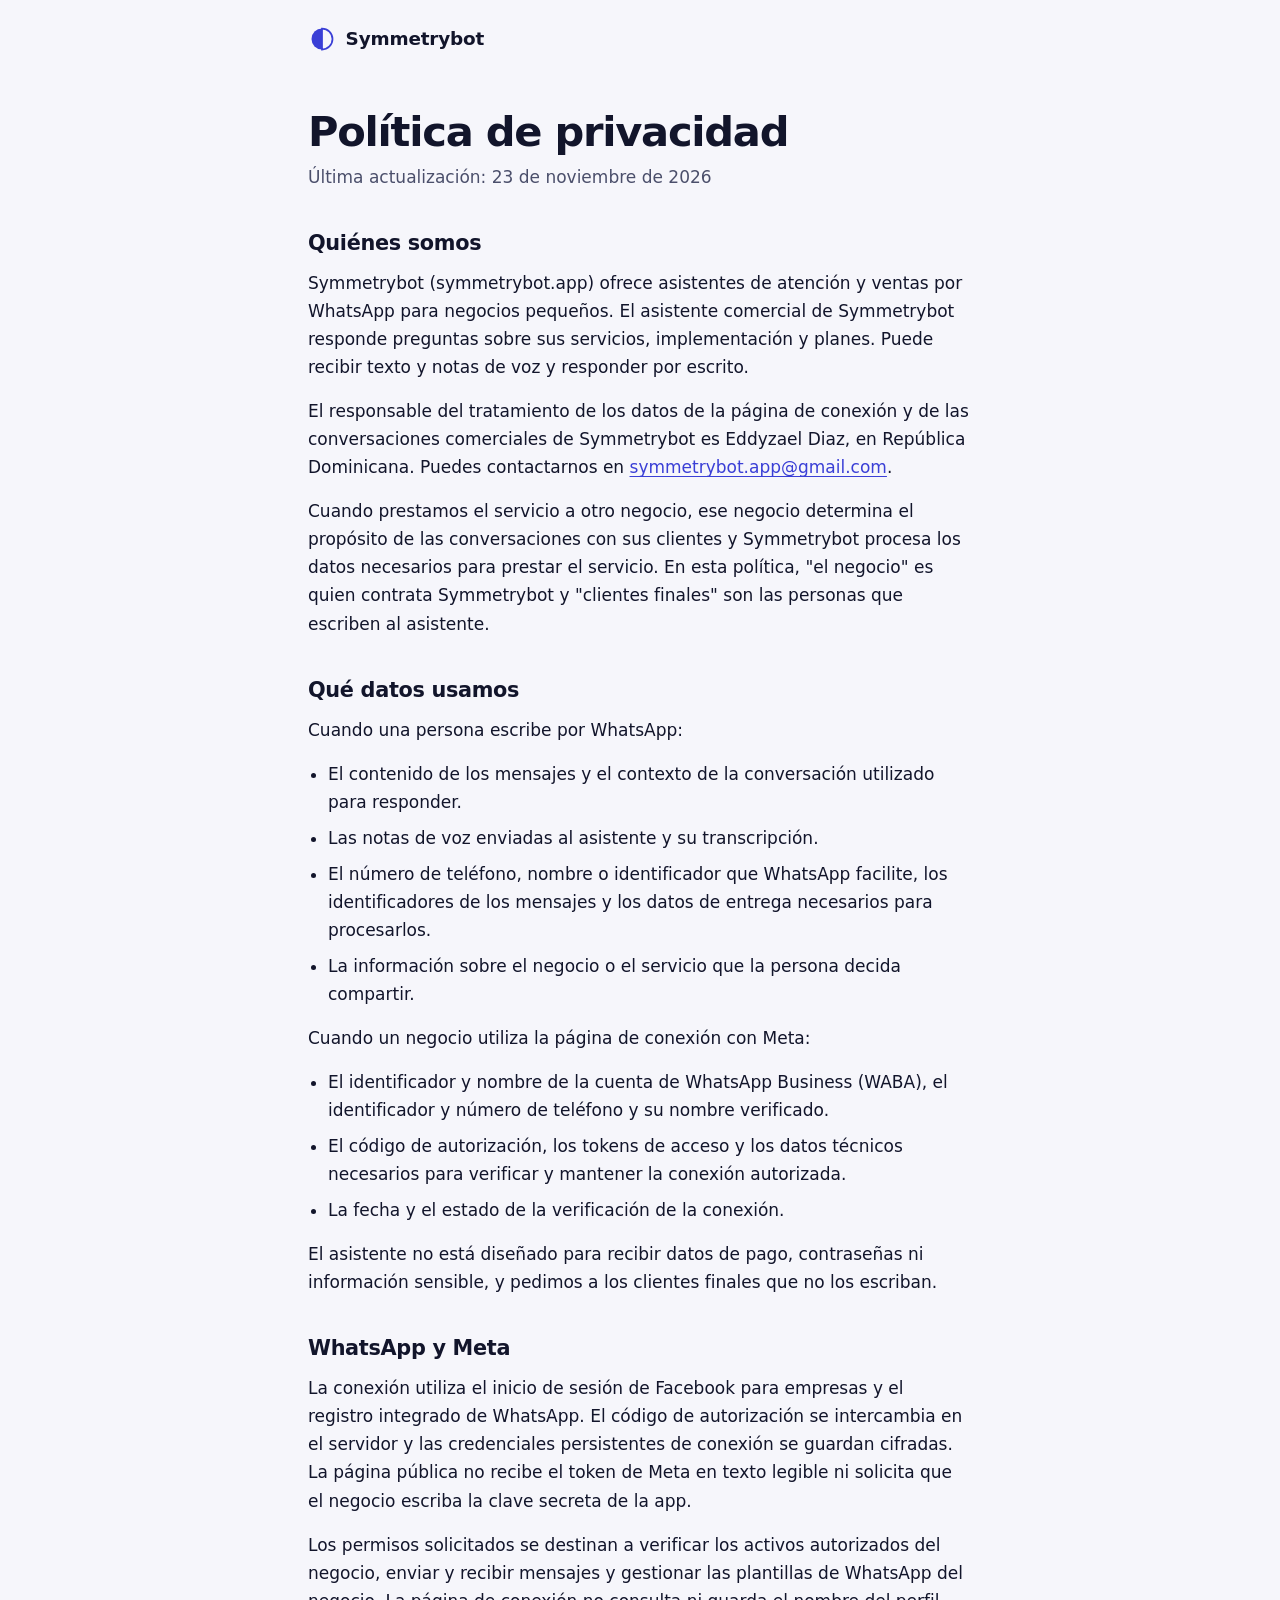
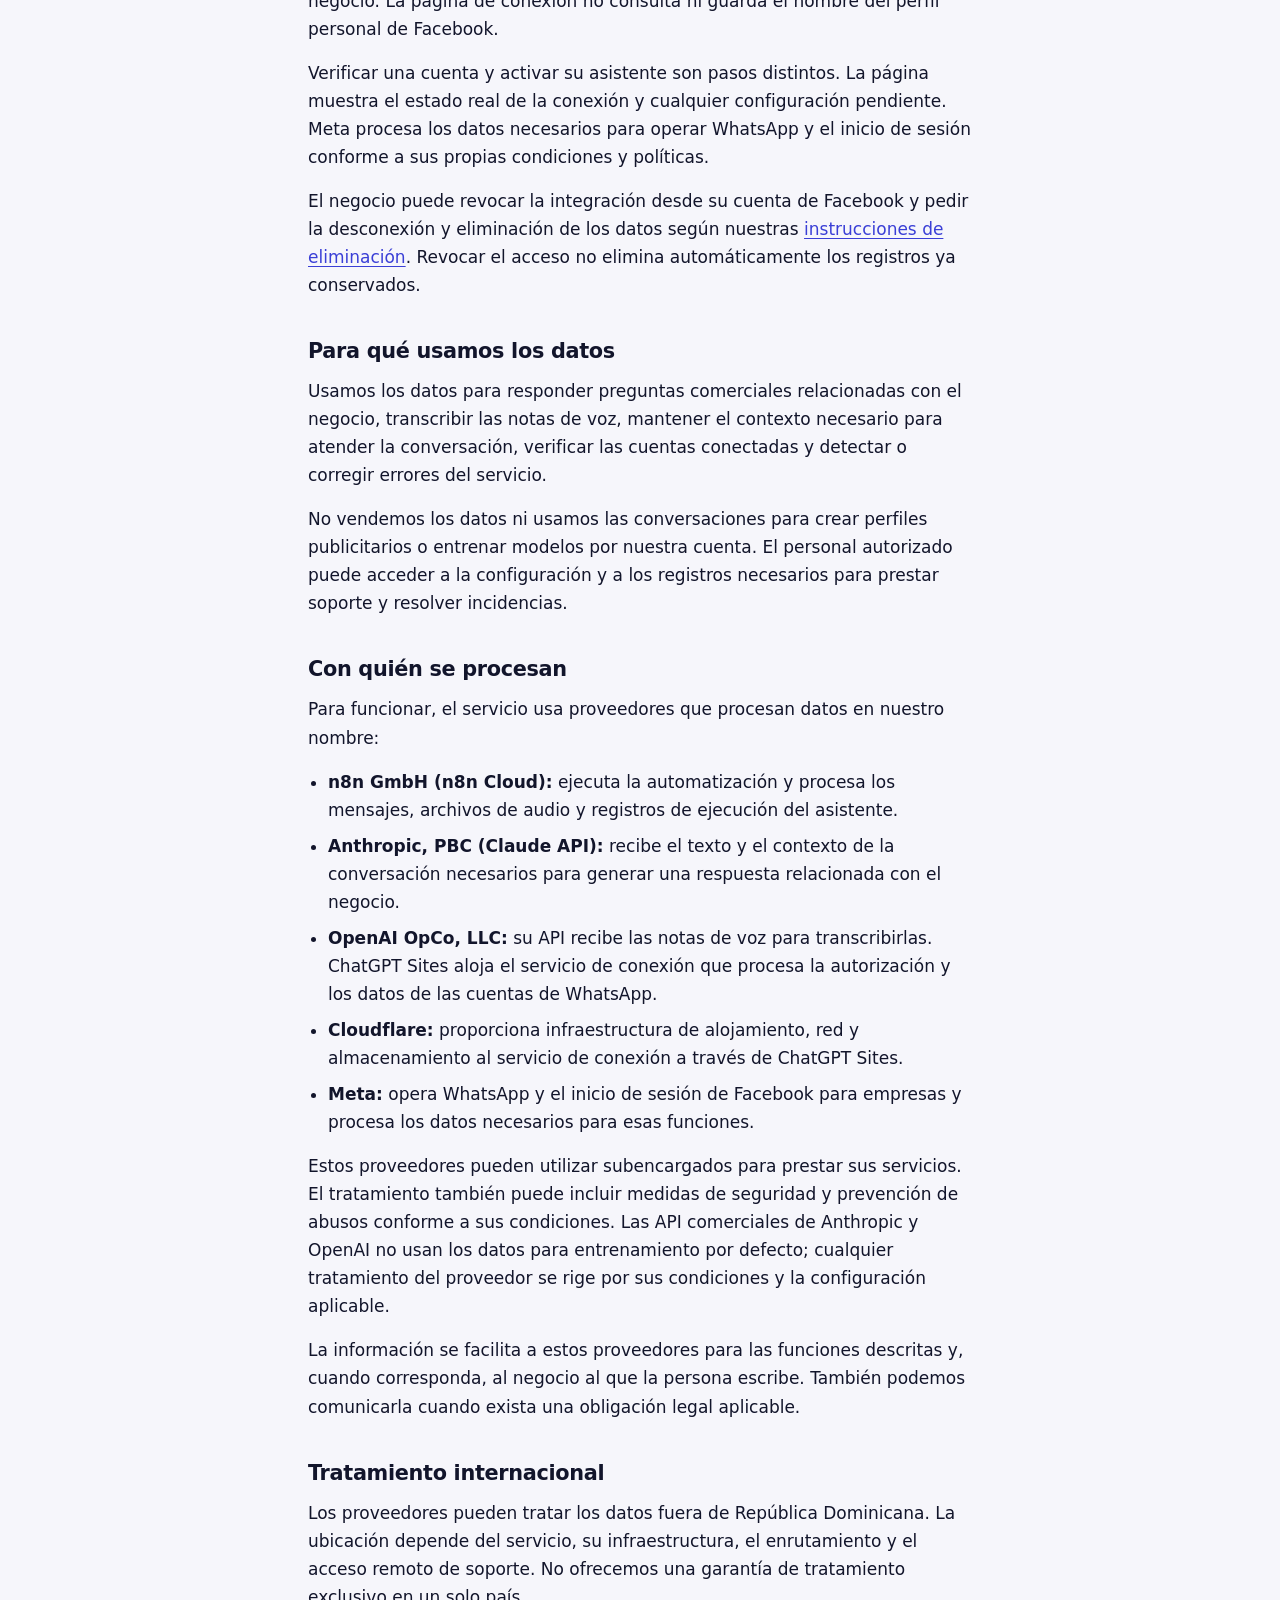
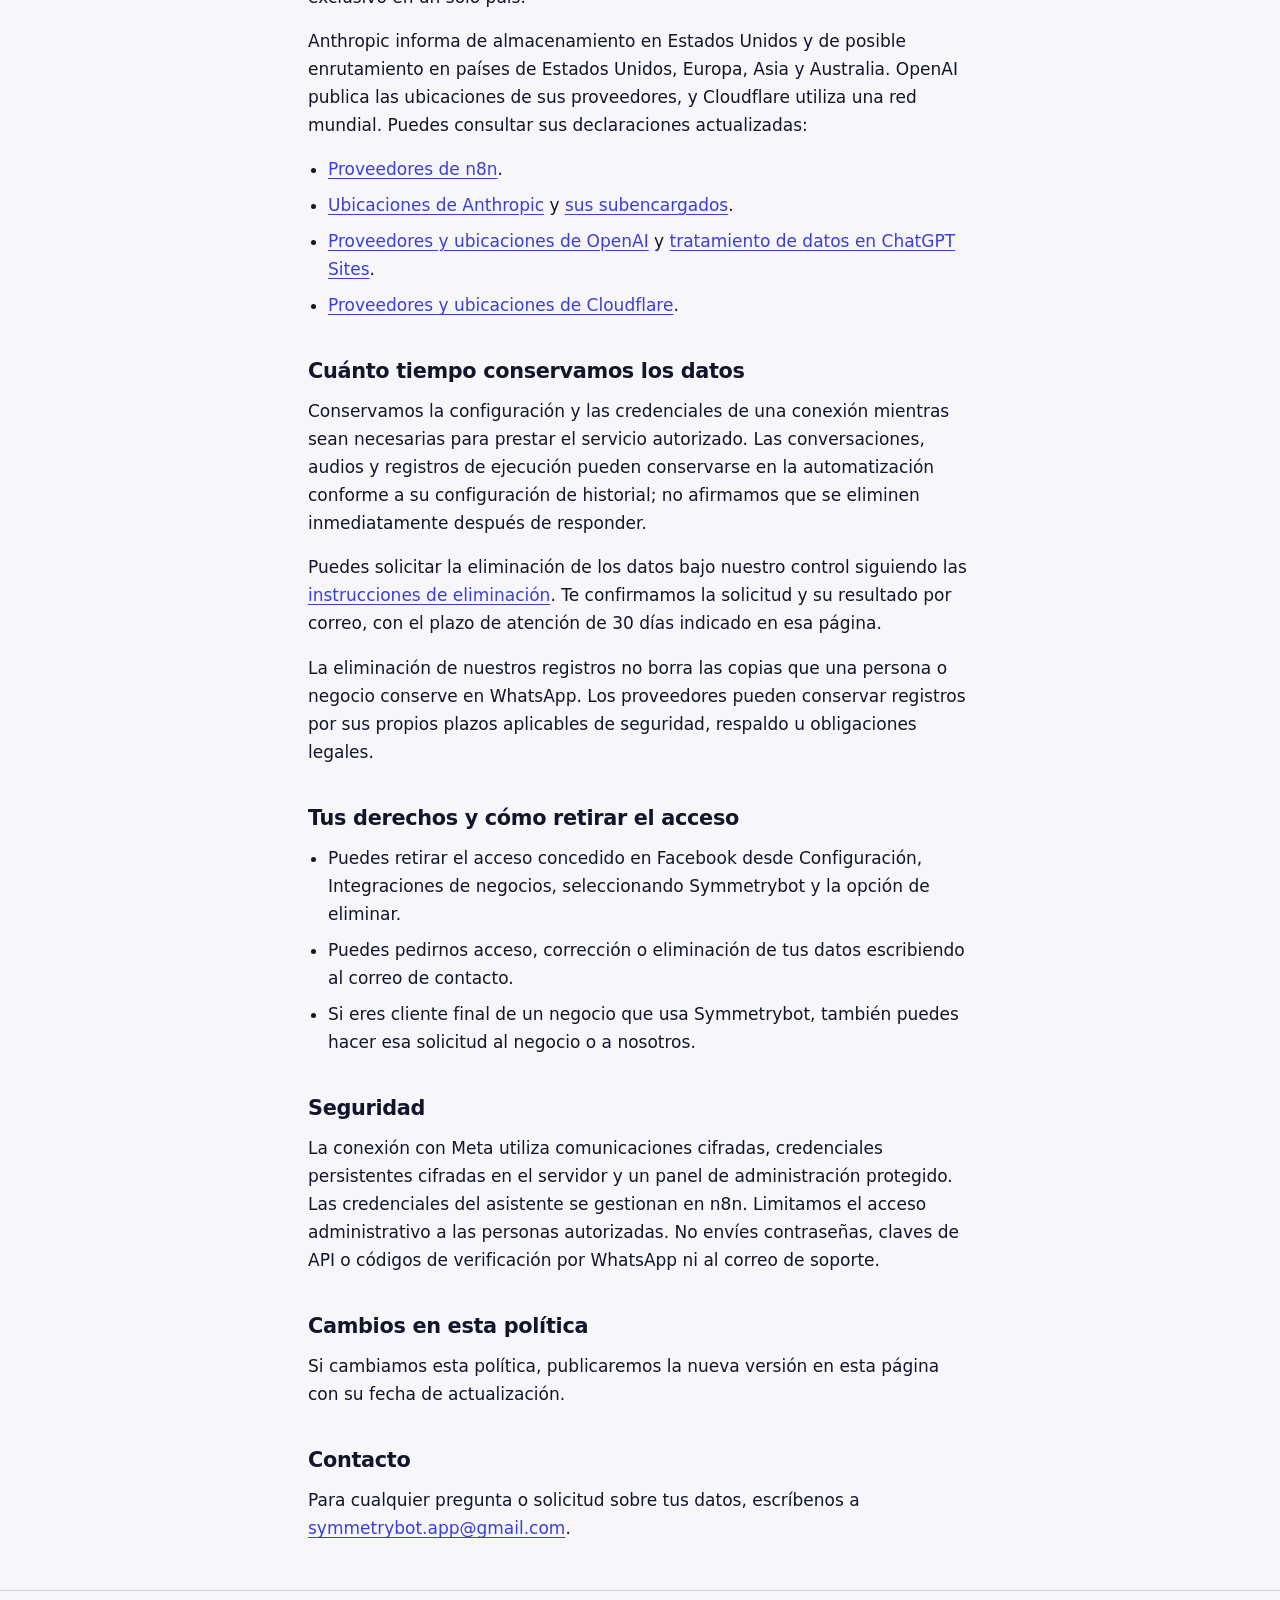
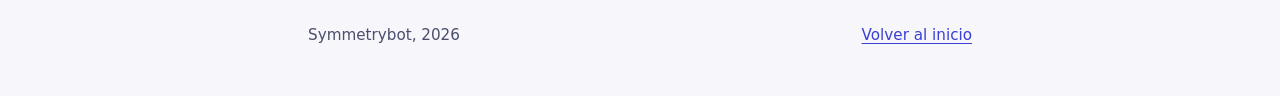
<file: privacidad.html>
<!DOCTYPE html>
<html lang="es">
<head>
<meta charset="utf-8">
<meta name="viewport" content="width=device-width, initial-scale=1">
<title>Política de privacidad | Symmetrybot</title>
<meta name="description" content="Qué datos usa Symmetrybot, para qué los usa y cómo puedes retirar el acceso o pedir que se eliminen.">
<link rel="icon" href="data:image/svg+xml,%3Csvg xmlns='http://www.w3.org/2000/svg' viewBox='0 0 32 32'%3E%3Cpath d='M16 4a12 12 0 0 0 0 24z' fill='%233A3FD6'/%3E%3Cpath d='M16 4a12 12 0 0 1 0 24z' fill='none' stroke='%233A3FD6' stroke-width='2'/%3E%3C/svg%3E">
<style>
  :root {
    --papel: #F6F6FB;
    --tinta: #12152B;
    --tinta-suave: #4B4F6B;
    --indigo: #3A3FD6;
    --linea: #CDD0E8;
    color-scheme: light;
  }
  @media (prefers-color-scheme: dark) {
    :root {
      --papel: #0F1124;
      --tinta: #ECEEFB;
      --tinta-suave: #A5A9C9;
      --indigo: #8D92FF;
      --linea: #2D3160;
      color-scheme: dark;
    }
  }
  * { box-sizing: border-box; }
  body {
    margin: 0;
    background: var(--papel);
    color: var(--tinta);
    font-family: "Avenir Next", "Segoe UI Variable Text", "Segoe UI", system-ui, -apple-system, "Helvetica Neue", Arial, sans-serif;
    font-size: 1.0625rem;
    line-height: 1.65;
  }
  a { color: var(--indigo); text-underline-offset: 3px; }
  a:focus-visible { outline: 3px solid var(--indigo); outline-offset: 3px; border-radius: 4px; }
  .envoltura { max-width: 44rem; margin: 0 auto; padding: 0 1.25rem; }
  header.sitio { padding: 1.5rem 0; }
  .marca { display: inline-flex; align-items: center; gap: .6rem; font-weight: 700; font-size: 1.15rem; letter-spacing: -.01em; color: var(--tinta); text-decoration: none; }
  .marca svg { width: 28px; height: 28px; }
  h1 { margin: 1.5rem 0 .5rem; font-size: clamp(1.9rem, 5vw, 2.6rem); line-height: 1.1; letter-spacing: -.03em; }
  .fecha { margin: 0 0 2rem; color: var(--tinta-suave); }
  h2 { margin: 2.5rem 0 .75rem; font-size: 1.3rem; letter-spacing: -.015em; line-height: 1.25; }
  p { margin: 0 0 1rem; }
  ul { margin: 0 0 1rem; padding-left: 1.25rem; }
  li { margin-bottom: .5rem; }
  .en { color: var(--tinta-suave); font-style: italic; }
  footer.sitio { margin-top: 3rem; padding: 2rem 0 3rem; border-top: 1px solid var(--linea); color: var(--tinta-suave); font-size: .95rem; }
  footer.sitio .envoltura { display: flex; gap: 1.5rem; flex-wrap: wrap; justify-content: space-between; }
</style>
</head>
<body>

<header class="sitio">
  <div class="envoltura">
    <a class="marca" href="/">
      <svg viewBox="0 0 32 32" aria-hidden="true"><path d="M16 4a12 12 0 0 0 0 24z" fill="currentColor" style="color:var(--indigo)"/><path d="M16 4a12 12 0 0 1 0 24z" fill="none" stroke="var(--indigo)" stroke-width="2"/></svg>
      Symmetrybot
    </a>
  </div>
</header>

<main>
  <div class="envoltura">
    <h1>Política de privacidad</h1>
    <p class="fecha">Última actualización: 23 de noviembre de 2026</p>

    <h2>Quiénes somos</h2>
    <p>Symmetrybot (symmetrybot.app) ofrece asistentes de atención y ventas por WhatsApp para negocios pequeños. El asistente comercial de Symmetrybot responde preguntas sobre sus servicios, implementación y planes. Puede recibir texto y notas de voz y responder por escrito.</p>
    <p>El responsable del tratamiento de los datos de la página de conexión y de las conversaciones comerciales de Symmetrybot es Eddyzael Diaz, en República Dominicana. Puedes contactarnos en <a href="mailto:symmetrybot.app@gmail.com">symmetrybot.app@gmail.com</a>.</p>
    <p>Cuando prestamos el servicio a otro negocio, ese negocio determina el propósito de las conversaciones con sus clientes y Symmetrybot procesa los datos necesarios para prestar el servicio. En esta política, "el negocio" es quien contrata Symmetrybot y "clientes finales" son las personas que escriben al asistente.</p>

    <h2>Qué datos usamos</h2>
    <p>Cuando una persona escribe por WhatsApp:</p>
    <ul>
      <li>El contenido de los mensajes y el contexto de la conversación utilizado para responder.</li>
      <li>Las notas de voz enviadas al asistente y su transcripción.</li>
      <li>El número de teléfono, nombre o identificador que WhatsApp facilite, los identificadores de los mensajes y los datos de entrega necesarios para procesarlos.</li>
      <li>La información sobre el negocio o el servicio que la persona decida compartir.</li>
    </ul>
    <p>Cuando un negocio utiliza la página de conexión con Meta:</p>
    <ul>
      <li>El identificador y nombre de la cuenta de WhatsApp Business (WABA), el identificador y número de teléfono y su nombre verificado.</li>
      <li>El código de autorización, los tokens de acceso y los datos técnicos necesarios para verificar y mantener la conexión autorizada.</li>
      <li>La fecha y el estado de la verificación de la conexión.</li>
    </ul>
    <p>El asistente no está diseñado para recibir datos de pago, contraseñas ni información sensible, y pedimos a los clientes finales que no los escriban.</p>

    <h2>WhatsApp y Meta</h2>
    <p>La conexión utiliza el inicio de sesión de Facebook para empresas y el registro integrado de WhatsApp. El código de autorización se intercambia en el servidor y las credenciales persistentes de conexión se guardan cifradas. La página pública no recibe el token de Meta en texto legible ni solicita que el negocio escriba la clave secreta de la app.</p>
    <p>Los permisos solicitados se destinan a verificar los activos autorizados del negocio, enviar y recibir mensajes y gestionar las plantillas de WhatsApp del negocio. La página de conexión no consulta ni guarda el nombre del perfil personal de Facebook.</p>
    <p>Verificar una cuenta y activar su asistente son pasos distintos. La página muestra el estado real de la conexión y cualquier configuración pendiente. Meta procesa los datos necesarios para operar WhatsApp y el inicio de sesión conforme a sus propias condiciones y políticas.</p>
    <p>El negocio puede revocar la integración desde su cuenta de Facebook y pedir la desconexión y eliminación de los datos según nuestras <a href="eliminacion-datos.html">instrucciones de eliminación</a>. Revocar el acceso no elimina automáticamente los registros ya conservados.</p>
    <h2>Para qué usamos los datos</h2>
    <p>Usamos los datos para responder preguntas comerciales relacionadas con el negocio, transcribir las notas de voz, mantener el contexto necesario para atender la conversación, verificar las cuentas conectadas y detectar o corregir errores del servicio.</p>
    <p>No vendemos los datos ni usamos las conversaciones para crear perfiles publicitarios o entrenar modelos por nuestra cuenta. El personal autorizado puede acceder a la configuración y a los registros necesarios para prestar soporte y resolver incidencias.</p>

    <h2>Con quién se procesan</h2>
    <p>Para funcionar, el servicio usa proveedores que procesan datos en nuestro nombre:</p>
    <ul>
      <li><strong>n8n GmbH (n8n Cloud):</strong> ejecuta la automatización y procesa los mensajes, archivos de audio y registros de ejecución del asistente.</li>
      <li><strong>Anthropic, PBC (Claude API):</strong> recibe el texto y el contexto de la conversación necesarios para generar una respuesta relacionada con el negocio.</li>
      <li><strong>OpenAI OpCo, LLC:</strong> su API recibe las notas de voz para transcribirlas. ChatGPT Sites aloja el servicio de conexión que procesa la autorización y los datos de las cuentas de WhatsApp.</li>
      <li><strong>Cloudflare:</strong> proporciona infraestructura de alojamiento, red y almacenamiento al servicio de conexión a través de ChatGPT Sites.</li>
      <li><strong>Meta:</strong> opera WhatsApp y el inicio de sesión de Facebook para empresas y procesa los datos necesarios para esas funciones.</li>
    </ul>
    <p>Estos proveedores pueden utilizar subencargados para prestar sus servicios. El tratamiento también puede incluir medidas de seguridad y prevención de abusos conforme a sus condiciones. Las API comerciales de Anthropic y OpenAI no usan los datos para entrenamiento por defecto; cualquier tratamiento del proveedor se rige por sus condiciones y la configuración aplicable.</p>
    <p>La información se facilita a estos proveedores para las funciones descritas y, cuando corresponda, al negocio al que la persona escribe. También podemos comunicarla cuando exista una obligación legal aplicable.</p>

    <h2>Tratamiento internacional</h2>
    <p>Los proveedores pueden tratar los datos fuera de República Dominicana. La ubicación depende del servicio, su infraestructura, el enrutamiento y el acceso remoto de soporte. No ofrecemos una garantía de tratamiento exclusivo en un solo país.</p>
    <p>Anthropic informa de almacenamiento en Estados Unidos y de posible enrutamiento en países de Estados Unidos, Europa, Asia y Australia. OpenAI publica las ubicaciones de sus proveedores, y Cloudflare utiliza una red mundial. Puedes consultar sus declaraciones actualizadas:</p>
    <ul>
      <li><a href="https://n8n.io/legal/sub-processors/">Proveedores de n8n</a>.</li>
      <li><a href="https://privacy.claude.com/en/articles/7996890-where-are-your-servers-located-do-you-host-your-models-on-eu-servers">Ubicaciones de Anthropic</a> y <a href="https://trust.anthropic.com/subprocessors">sus subencargados</a>.</li>
      <li><a href="https://platform.openai.com/subprocessors/openai-subprocessor-list/">Proveedores y ubicaciones de OpenAI</a> y <a href="https://openai.com/policies/chatgpt-sites-data-processing-addendum/">tratamiento de datos en ChatGPT Sites</a>.</li>
      <li><a href="https://www.cloudflare.com/gdpr/subprocessors/cloudflare-services/">Proveedores y ubicaciones de Cloudflare</a>.</li>
    </ul>

    <h2>Cuánto tiempo conservamos los datos</h2>
    <p>Conservamos la configuración y las credenciales de una conexión mientras sean necesarias para prestar el servicio autorizado. Las conversaciones, audios y registros de ejecución pueden conservarse en la automatización conforme a su configuración de historial; no afirmamos que se eliminen inmediatamente después de responder.</p>
    <p>Puedes solicitar la eliminación de los datos bajo nuestro control siguiendo las <a href="eliminacion-datos.html">instrucciones de eliminación</a>. Te confirmamos la solicitud y su resultado por correo, con el plazo de atención de 30 días indicado en esa página.</p>
    <p>La eliminación de nuestros registros no borra las copias que una persona o negocio conserve en WhatsApp. Los proveedores pueden conservar registros por sus propios plazos aplicables de seguridad, respaldo u obligaciones legales.</p>

    <h2>Tus derechos y cómo retirar el acceso</h2>
    <ul>
      <li>Puedes retirar el acceso concedido en Facebook desde Configuración, Integraciones de negocios, seleccionando Symmetrybot y la opción de eliminar.</li>
      <li>Puedes pedirnos acceso, corrección o eliminación de tus datos escribiendo al correo de contacto.</li>
      <li>Si eres cliente final de un negocio que usa Symmetrybot, también puedes hacer esa solicitud al negocio o a nosotros.</li>
    </ul>

    <h2>Seguridad</h2>
    <p>La conexión con Meta utiliza comunicaciones cifradas, credenciales persistentes cifradas en el servidor y un panel de administración protegido. Las credenciales del asistente se gestionan en n8n. Limitamos el acceso administrativo a las personas autorizadas. No envíes contraseñas, claves de API o códigos de verificación por WhatsApp ni al correo de soporte.</p>

    <h2>Cambios en esta política</h2>
    <p>Si cambiamos esta política, publicaremos la nueva versión en esta página con su fecha de actualización.</p>

    <h2>Contacto</h2>
    <p>Para cualquier pregunta o solicitud sobre tus datos, escríbenos a <a href="mailto:symmetrybot.app@gmail.com">symmetrybot.app@gmail.com</a>.</p>
  </div>
</main>

<footer class="sitio">
  <div class="envoltura">
    <span>Symmetrybot, 2026</span>
    <a href="/">Volver al inicio</a>
  </div>
</footer>

</body>
</html>
</file>
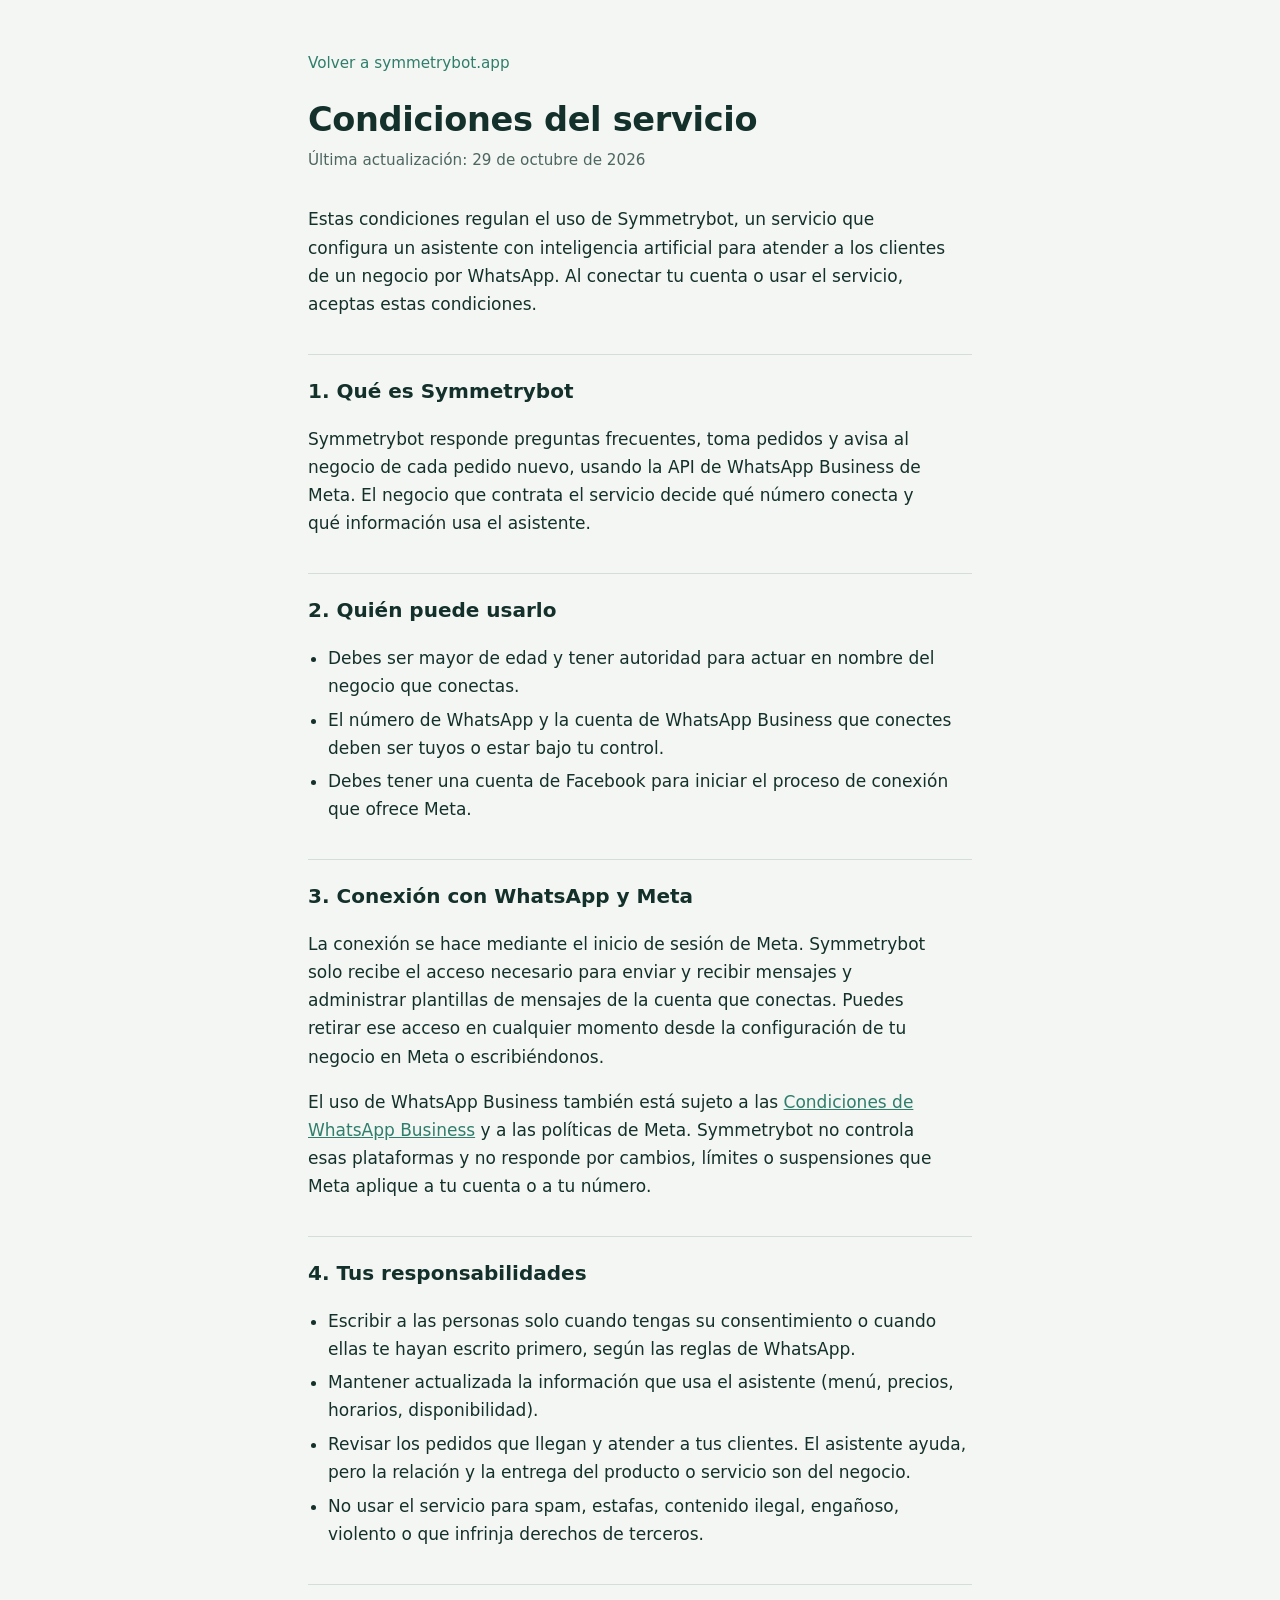
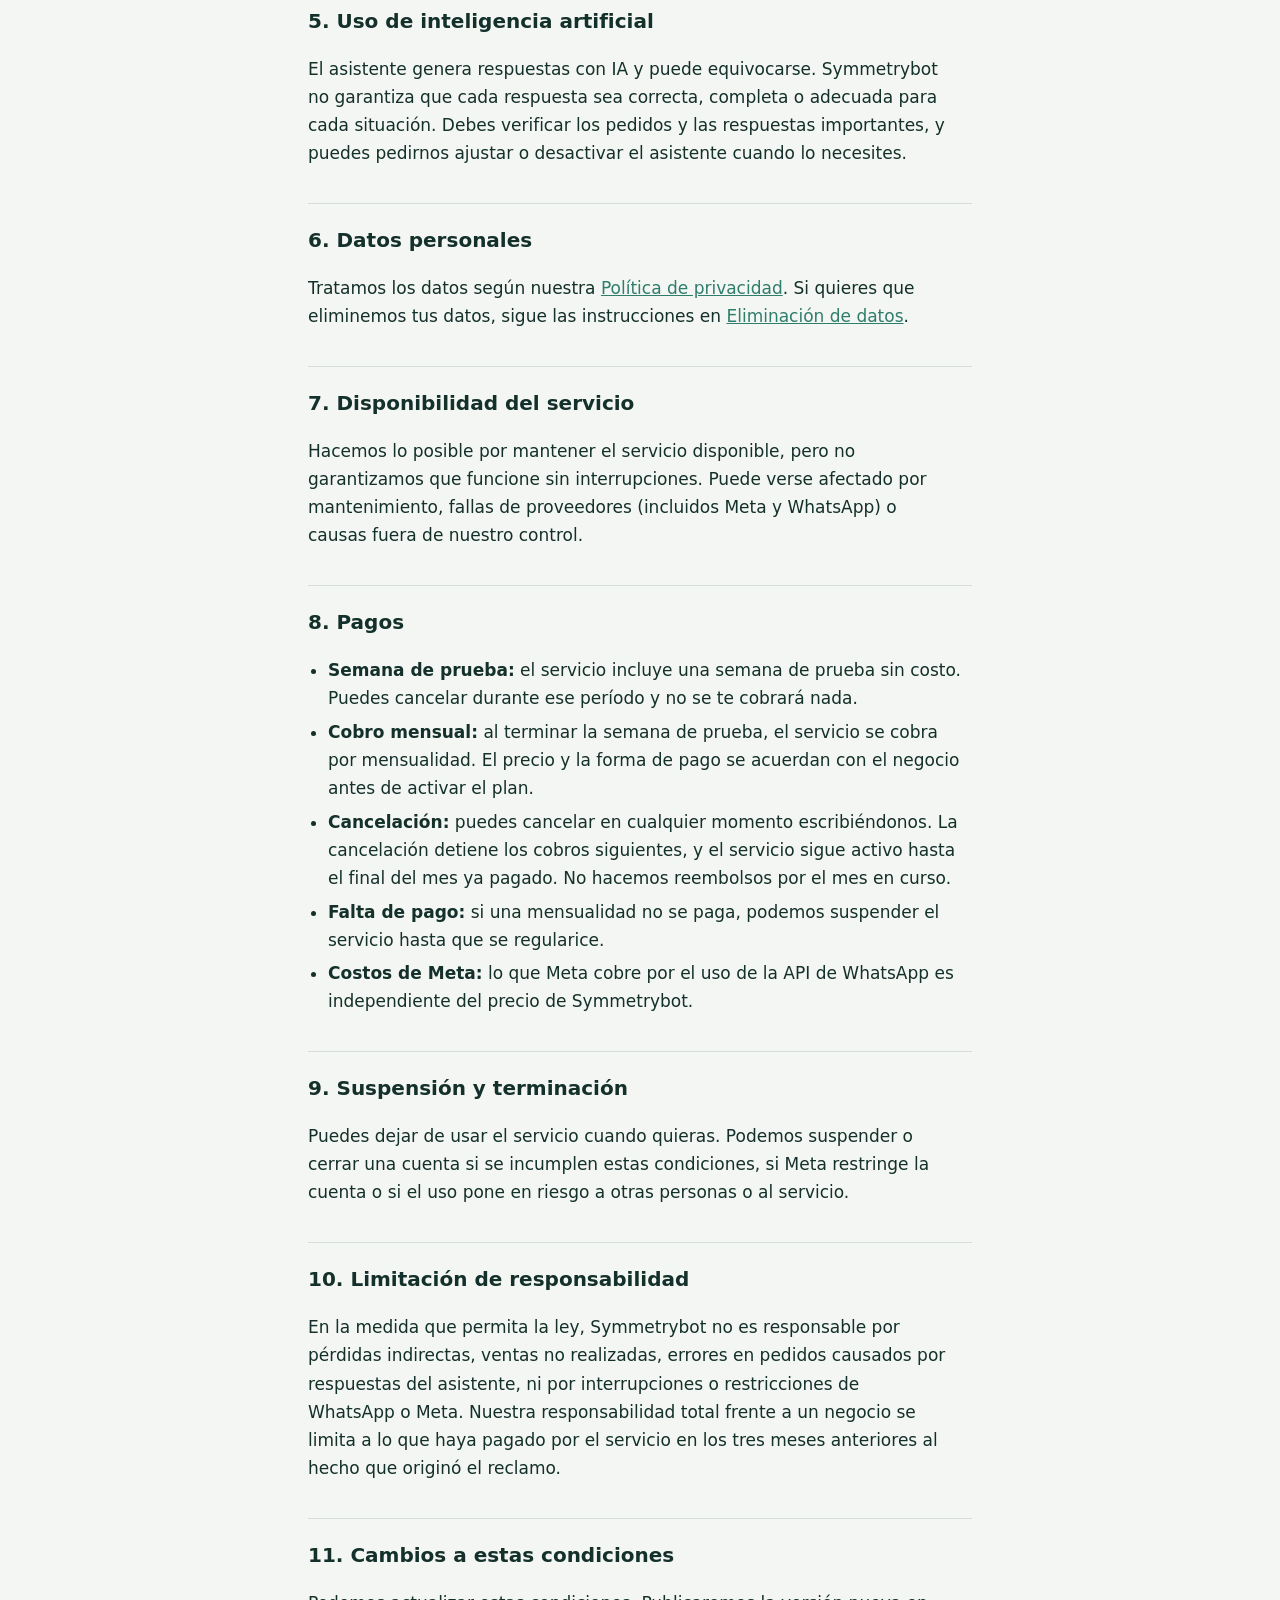
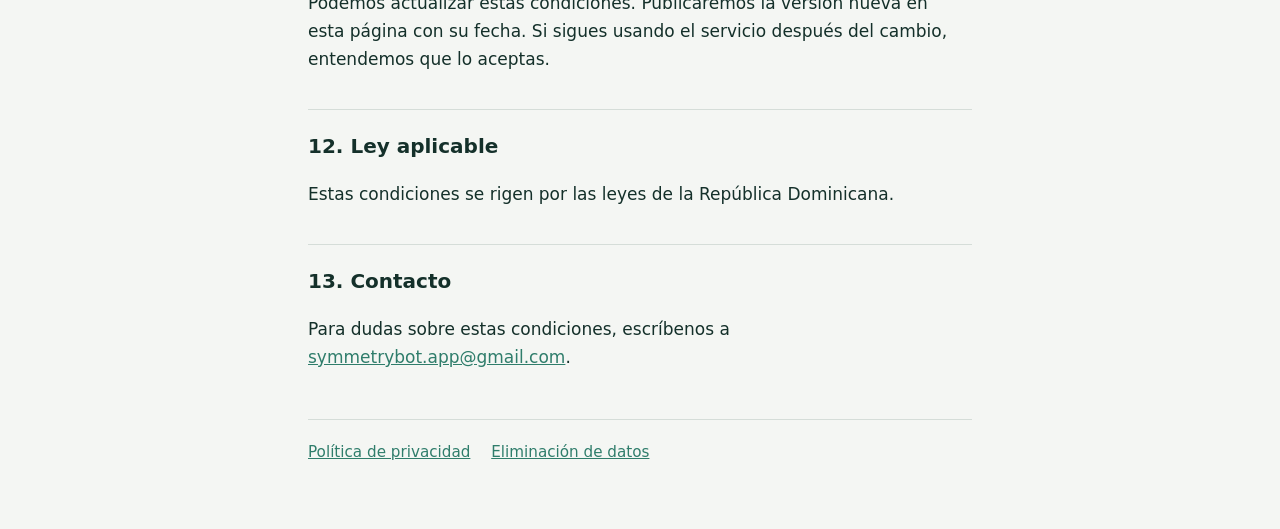
<file: terminos.html>
<!DOCTYPE html>
<html lang="es">
<head>
<meta charset="utf-8">
<meta name="viewport" content="width=device-width, initial-scale=1">
<title>Condiciones del servicio · Symmetrybot</title>
<meta name="description" content="Condiciones del servicio de Symmetrybot, el asistente con IA para WhatsApp Business.">
<style>
  :root {
    --bg: #f4f6f3;
    --ink: #14302a;
    --muted: #4d6660;
    --line: #d5ddd8;
    --accent: #2f7d6b;
  }
  @media (prefers-color-scheme: dark) {
    :root {
      --bg: #0f1d19;
      --ink: #e6efeb;
      --muted: #9db3ab;
      --line: #27403a;
      --accent: #6fc4ae;
    }
  }
  * { box-sizing: border-box; }
  html { scroll-padding-top: 1.5rem; }
  body {
    margin: 0;
    background: var(--bg);
    color: var(--ink);
    font-family: system-ui, -apple-system, "Segoe UI", Roboto, Helvetica, Arial, sans-serif;
    line-height: 1.65;
    font-size: 1.0625rem;
  }
  main {
    max-width: 44rem;
    margin: 0 auto;
    padding: 3rem 1.25rem 4rem;
  }
  .back { font-size: .95rem; color: var(--accent); text-decoration: none; }
  .back:hover { text-decoration: underline; }
  h1 { font-size: 2.1rem; line-height: 1.2; margin: 1.5rem 0 .5rem; letter-spacing: -.01em; }
  .updated { color: var(--muted); margin: 0 0 2rem; font-size: .95rem; }
  h2 { font-size: 1.25rem; margin: 2.25rem 0 .5rem; padding-top: 1.25rem; border-top: 1px solid var(--line); }
  p, li { max-width: 40rem; }
  ul { padding-left: 1.25rem; }
  li { margin: .35rem 0; }
  a { color: var(--accent); }
  a:focus-visible, .back:focus-visible { outline: 2px solid var(--accent); outline-offset: 3px; border-radius: 2px; }
  footer { margin-top: 3rem; padding-top: 1.25rem; border-top: 1px solid var(--line); color: var(--muted); font-size: .95rem; }
  footer a { margin-right: 1rem; }
</style>
</head>
<body>
<main>
  <a class="back" href="/">Volver a symmetrybot.app</a>

  <h1>Condiciones del servicio</h1>
  <p class="updated">Última actualización: 29 de octubre de 2026</p>

  <p>Estas condiciones regulan el uso de Symmetrybot, un servicio que configura un asistente con inteligencia artificial para atender a los clientes de un negocio por WhatsApp. Al conectar tu cuenta o usar el servicio, aceptas estas condiciones.</p>

  <h2>1. Qué es Symmetrybot</h2>
  <p>Symmetrybot responde preguntas frecuentes, toma pedidos y avisa al negocio de cada pedido nuevo, usando la API de WhatsApp Business de Meta. El negocio que contrata el servicio decide qué número conecta y qué información usa el asistente.</p>

  <h2>2. Quién puede usarlo</h2>
  <ul>
    <li>Debes ser mayor de edad y tener autoridad para actuar en nombre del negocio que conectas.</li>
    <li>El número de WhatsApp y la cuenta de WhatsApp Business que conectes deben ser tuyos o estar bajo tu control.</li>
    <li>Debes tener una cuenta de Facebook para iniciar el proceso de conexión que ofrece Meta.</li>
  </ul>

  <h2>3. Conexión con WhatsApp y Meta</h2>
  <p>La conexión se hace mediante el inicio de sesión de Meta. Symmetrybot solo recibe el acceso necesario para enviar y recibir mensajes y administrar plantillas de mensajes de la cuenta que conectas. Puedes retirar ese acceso en cualquier momento desde la configuración de tu negocio en Meta o escribiéndonos.</p>
  <p>El uso de WhatsApp Business también está sujeto a las <a href="https://www.whatsapp.com/legal/business-terms" rel="noopener">Condiciones de WhatsApp Business</a> y a las políticas de Meta. Symmetrybot no controla esas plataformas y no responde por cambios, límites o suspensiones que Meta aplique a tu cuenta o a tu número.</p>

  <h2>4. Tus responsabilidades</h2>
  <ul>
    <li>Escribir a las personas solo cuando tengas su consentimiento o cuando ellas te hayan escrito primero, según las reglas de WhatsApp.</li>
    <li>Mantener actualizada la información que usa el asistente (menú, precios, horarios, disponibilidad).</li>
    <li>Revisar los pedidos que llegan y atender a tus clientes. El asistente ayuda, pero la relación y la entrega del producto o servicio son del negocio.</li>
    <li>No usar el servicio para spam, estafas, contenido ilegal, engañoso, violento o que infrinja derechos de terceros.</li>
  </ul>

  <h2>5. Uso de inteligencia artificial</h2>
  <p>El asistente genera respuestas con IA y puede equivocarse. Symmetrybot no garantiza que cada respuesta sea correcta, completa o adecuada para cada situación. Debes verificar los pedidos y las respuestas importantes, y puedes pedirnos ajustar o desactivar el asistente cuando lo necesites.</p>

  <h2>6. Datos personales</h2>
  <p>Tratamos los datos según nuestra <a href="/privacidad.html">Política de privacidad</a>. Si quieres que eliminemos tus datos, sigue las instrucciones en <a href="/eliminacion-datos.html">Eliminación de datos</a>.</p>

  <h2>7. Disponibilidad del servicio</h2>
  <p>Hacemos lo posible por mantener el servicio disponible, pero no garantizamos que funcione sin interrupciones. Puede verse afectado por mantenimiento, fallas de proveedores (incluidos Meta y WhatsApp) o causas fuera de nuestro control.</p>

  <h2>8. Pagos</h2>
  <ul>
    <li><strong>Semana de prueba:</strong> el servicio incluye una semana de prueba sin costo. Puedes cancelar durante ese período y no se te cobrará nada.</li>
    <li><strong>Cobro mensual:</strong> al terminar la semana de prueba, el servicio se cobra por mensualidad. El precio y la forma de pago se acuerdan con el negocio antes de activar el plan.</li>
    <li><strong>Cancelación:</strong> puedes cancelar en cualquier momento escribiéndonos. La cancelación detiene los cobros siguientes, y el servicio sigue activo hasta el final del mes ya pagado. No hacemos reembolsos por el mes en curso.</li>
    <li><strong>Falta de pago:</strong> si una mensualidad no se paga, podemos suspender el servicio hasta que se regularice.</li>
    <li><strong>Costos de Meta:</strong> lo que Meta cobre por el uso de la API de WhatsApp es independiente del precio de Symmetrybot.</li>
  </ul>

  <h2>9. Suspensión y terminación</h2>
  <p>Puedes dejar de usar el servicio cuando quieras. Podemos suspender o cerrar una cuenta si se incumplen estas condiciones, si Meta restringe la cuenta o si el uso pone en riesgo a otras personas o al servicio.</p>

  <h2>10. Limitación de responsabilidad</h2>
  <p>En la medida que permita la ley, Symmetrybot no es responsable por pérdidas indirectas, ventas no realizadas, errores en pedidos causados por respuestas del asistente, ni por interrupciones o restricciones de WhatsApp o Meta. Nuestra responsabilidad total frente a un negocio se limita a lo que haya pagado por el servicio en los tres meses anteriores al hecho que originó el reclamo.</p>

  <h2>11. Cambios a estas condiciones</h2>
  <p>Podemos actualizar estas condiciones. Publicaremos la versión nueva en esta página con su fecha. Si sigues usando el servicio después del cambio, entendemos que lo aceptas.</p>

  <h2>12. Ley aplicable</h2>
  <p>Estas condiciones se rigen por las leyes de la República Dominicana.</p>

  <h2>13. Contacto</h2>
  <p>Para dudas sobre estas condiciones, escríbenos a <a href="mailto:symmetrybot.app@gmail.com">symmetrybot.app@gmail.com</a>.</p>

  <footer>
    <a href="/privacidad.html">Política de privacidad</a>
    <a href="/eliminacion-datos.html">Eliminación de datos</a>
  </footer>
</main>
</body>
</html>
</file>
<file: styles.css>
@font-face{font-family:Inter;src:url('assets/inter-latin.woff2') format('woff2');font-weight:100 900;font-display:swap}
:root{--ink:#193d34;--text:#2c453e;--muted:#6c7771;--green:#204f40;--sage:#eaf0e6;--line:#e1e6df;--cream:#f6f7f1;--peach:#bb7357;--white:#fff;--width:1240px}
*{box-sizing:border-box}html{scroll-behavior:smooth;scroll-padding-top:105px}body{margin:0;background:var(--white);color:var(--text);font:15px/1.65 Inter,'Segoe UI',Arial,sans-serif;-webkit-font-smoothing:antialiased}a{color:inherit;text-decoration:none}button,input{font:inherit}button{cursor:pointer}button:disabled{cursor:wait;opacity:.55}button,a,input,summary{-webkit-tap-highlight-color:transparent}button:focus-visible,a:focus-visible,input:focus-visible,summary:focus-visible,video:focus-visible{outline:3px solid #a5694e;outline-offset:5px}button,input{min-width:0}svg{display:block}.icon{width:21px;height:21px;fill:none;stroke:currentColor;stroke-width:1.6;stroke-linecap:round;stroke-linejoin:round;flex-shrink:0}.svg-library{position:absolute;width:0;height:0;overflow:hidden}.container{width:min(var(--width),calc(100% - 104px));margin-inline:auto}h1,h2,h3,p{margin:0}h1,h2,h3{color:var(--ink);font-weight:500}h1,h2{letter-spacing:-.055em}h2{font-size:clamp(32px,3.25vw,46px);line-height:1.16}h3{font-size:23px;line-height:1.3;letter-spacing:-.035em}em{font-family:Georgia,'Times New Roman',serif;font-weight:400;letter-spacing:-.055em}::selection{background:#d8e7c7;color:var(--ink)}.sr-only{position:absolute;width:1px;height:1px;overflow:hidden;clip:rect(0,0,0,0);white-space:nowrap}.skip-link{position:fixed;z-index:200;top:8px;left:8px;padding:12px;background:var(--ink);color:#fff;transform:translateY(-150%)}.skip-link:focus{transform:none}[hidden]{display:none!important}
.site-header{height:88px;position:sticky;top:0;z-index:40;background:rgba(255,255,255,.96);border-bottom:1px solid #eef0eb;backdrop-filter:blur(12px)}.nav-inner{display:flex;align-items:center;justify-content:space-between;height:100%;gap:22px}.brand{display:inline-flex;align-items:center;font-size:24px;font-weight:650;letter-spacing:-1.2px;color:var(--ink);white-space:nowrap;line-height:1}.brand-light{font-weight:400}.brand-period{color:#bb7357}.brand-mark{width:29px;height:29px;margin-right:10px;border:1.7px solid var(--ink);border-radius:50%;background:linear-gradient(90deg,var(--ink) 47%,transparent 47%);position:relative}.brand-mark:after{position:absolute;content:'';height:34px;top:-4px;left:12px;border-left:3px solid white;transform:rotate(17deg)}.site-nav{display:flex;gap:29px;font-size:12px;font-weight:500}.site-nav a{padding:9px 0;border-bottom:1px solid transparent;transition:border-color .2s}.site-nav a:hover{border-color:var(--ink)}.button{display:inline-flex;justify-content:center;align-items:center;gap:22px;min-height:53px;padding:15px 21px;color:#fff;background:var(--ink);border:1px solid var(--ink);font-weight:500;font-size:13px;border-radius:6px;transition:background .2s,transform .2s,box-shadow .2s}.button:hover{background:#2b5a49;transform:translateY(-2px);box-shadow:0 5px 15px #163f3510}.button-small{font-size:11px;min-height:42px;padding:10px 15px;gap:17px}.button-small .icon{width:16px;height:16px}.text-link{display:inline-flex;align-items:center;gap:11px;font-size:13px;font-weight:550;line-height:1.5}.text-link .icon{width:19px;transition:transform .2s}.text-link:hover .icon{transform:translateX(4px)}.menu-toggle{display:none;background:none;border:0;width:38px;height:38px;padding:7px}.menu-toggle span{display:block;border-top:1px solid var(--ink);margin:7px 0;transition:transform .2s}.eyebrow{font-size:9px;letter-spacing:.16em;line-height:1.6;font-weight:650;color:#56685d;display:flex;align-items:center;gap:10px}.eyebrow>span{width:6px;height:6px;background:var(--peach);border-radius:50%}
.hero{display:grid;grid-template-columns:1fr 1.03fr;gap:55px;align-items:center;padding-top:57px;padding-bottom:57px}.hero-copy{padding-top:12px}.hero h1{font-size:clamp(47px,5.05vw,73px);line-height:1.045;letter-spacing:-.064em;margin:25px 0}.hero h1 em{color:#52715a;font-size:1.07em;line-height:1.15}.hero-description{font-size:15px;line-height:1.85;color:var(--muted);max-width:425px;margin-bottom:27px}.hero-actions{display:flex;align-items:center;gap:23px}.hero-note{display:flex;align-items:center;gap:8px;font-size:10px;color:var(--muted);margin-top:21px}.mini-check{border:1px solid #c1cfc0;border-radius:50%;width:15px;height:15px;display:grid;place-items:center}.mini-check .icon{width:9px;height:9px}.hero-index{display:flex;align-items:center;gap:25px;color:#8a958d;font-size:8px;letter-spacing:.12em;margin-top:65px}.index-line{width:75px;border-top:1px solid #d4dcd2}
.demo-board{position:relative;background:#eef2e8;border-radius:15px;padding:21px 25px 13px;isolation:isolate;min-width:0;scroll-margin-top:106px}.demo-board:before{content:'';width:290px;height:290px;border:1px solid #d8e2cf;border-radius:50%;position:absolute;top:195px;right:-25px;z-index:-1;pointer-events:none}.demo-board-heading{font-size:8px;font-weight:600;letter-spacing:.105em;display:flex;align-items:center;gap:7px;color:#60705f}.live-dot{display:block;width:5px;height:5px;border-radius:50%;background:#6f9263;box-shadow:0 0 0 3px #dfe8d5}.icon-button{display:grid;place-items:center;border:0;background:transparent;margin-left:auto;color:#64735d;width:28px;height:28px;border-radius:4px}.icon-button:hover{background:#dae5d1}.icon-button .icon{width:15px;height:15px}.demo-tabs{display:flex;width:239px;gap:5px;padding:4px;background:#e2e9db;border:1px solid #dce4d4;border-radius:6px;margin:14px 0 22px}.demo-tab{flex:1;border:0;border-radius:3px;font-size:10px;padding:6px 8px;color:#63735c;background:transparent;transition:background .2s,color .2s,box-shadow .2s}.demo-tab[aria-pressed=true]{background:white;color:var(--ink);box-shadow:0 2px 5px #1a3d3210}.phone-stage{position:relative;min-height:443px;padding-left:19px}.phone{position:relative;background:#fff;border:5px solid #29362e;outline:1px solid #bbc4b6;box-shadow:8px 17px 30px #2e4b2f1a,0 3px 4px #163d3510;border-radius:31px;overflow:hidden;width:286px;height:447px;display:flex;flex-direction:column;z-index:2}.phone-top{height:29px;flex-shrink:0;padding:5px 20px 0;display:flex;align-items:center;justify-content:space-between;font-size:8px;font-weight:700;color:#253b31;position:relative}.phone-island{background:#29362e;position:absolute;width:70px;height:17px;top:0;left:50%;transform:translateX(-50%);border-radius:0 0 12px 12px}.phone-signal{display:flex;align-items:flex-end;gap:2px}.phone-signal i{display:block;width:2px;height:4px;background:#304038}.phone-signal i:nth-child(2){height:6px}.phone-signal i:nth-child(3){height:8px}.phone-signal b{width:12px;height:6px;border:1px solid #304038;border-radius:2px;margin-left:3px;box-shadow:inset 7px 0 #304038}.chat-heading{display:flex;align-items:center;gap:9px;padding:10px 13px 11px;border-bottom:1px solid #e6eae4;flex-shrink:0}.business-avatar{width:31px;height:31px;border-radius:50%;background:#e3e9db;color:#365242;font-family:Georgia,serif;font-size:19px;display:grid;place-content:center;position:relative}.business-avatar span{position:absolute;right:5px;top:1px;font-size:10px}.chat-heading strong{font-size:10px;display:block;color:#21382c;font-weight:600}.chat-heading small{font-size:7px;display:block;color:#82907d;margin-top:1px}.chat-online{width:5px;height:5px;border-radius:50%;background:#739166;margin-left:auto;margin-right:4px}.chat-feed{background:#f7f8f4;flex:1;min-height:0;overflow-y:auto;overscroll-behavior:contain;padding:15px 11px;scrollbar-width:thin;scrollbar-color:#d3deca transparent;display:flex;flex-direction:column;gap:10px}.message{max-width:91%;font-size:10px;line-height:1.6;border-radius:8px;padding:9px 11px;background:#fff;border:1px solid #e9ede3;color:#354438;box-shadow:0 2px 3px #1a3d3203;animation:message-in .3s ease both;flex-shrink:0}.message.assistant{align-self:flex-start;border-top-left-radius:2px}.message.user{align-self:flex-end;background:#e0ebd6;border-color:#dce6d1;border-top-right-radius:2px}.message-text{white-space:pre-line;overflow-wrap:anywhere}.message-time{font-size:6px;color:#89917f;text-align:right;margin-top:4px;line-height:1.2}.chat-receipt{font-weight:500}.typing{display:flex;gap:4px;padding:10px 12px;align-self:flex-start;background:white;border:1px solid var(--line);border-radius:8px}.typing span{width:4px;height:4px;background:#7d9076;border-radius:50%;animation:typing 1s infinite}.typing span:nth-child(2){animation-delay:.13s}.typing span:nth-child(3){animation-delay:.26s}.chat-controls{padding:9px 10px 6px;border-top:1px solid #e9ede4;background:#fff;flex-shrink:0}.reply-pills{display:flex;flex-wrap:wrap;gap:5px;max-height:82px;overflow-y:auto;overscroll-behavior:contain;padding:1px 1px 7px}.reply-pills:empty{padding:0}.reply-pills button{border:1px solid #d0dec8;background:#f9fbf6;border-radius:5px;color:#4b6840;font-size:8px;min-height:29px;padding:5px 8px;transition:background .15s}.reply-pills button:hover{background:#e4efda;border-color:#94ac88}.chat-form{display:flex;align-items:center;gap:6px;border:1px solid #e1e7db;border-radius:7px;padding:5px 5px 5px 9px;background:#fbfcf9}.chat-form input{border:0;background:transparent;flex:1;width:100%;font-size:9px;padding:4px 0;color:#264434;outline-offset:0}.chat-form input::placeholder{color:#98a18f}.chat-form input:focus-visible{outline:none}.chat-form:focus-within{outline:2px solid #86a17a;outline-offset:1px}.chat-form button{width:26px;height:26px;border:0;border-radius:5px;background:var(--ink);color:white;display:grid;place-items:center;flex-shrink:0}.chat-form .icon{width:13px;height:13px}.phone-home{flex-shrink:0;background:#fff;display:flex;justify-content:center;padding:6px 0}.phone-home:before{content:'';background:#324234;width:78px;height:3px;border-radius:4px}.outcome{position:absolute;right:-9px;bottom:53px;width:193px;background:white;padding:18px 17px 13px;z-index:3;border:1px solid #e4eadd;border-radius:8px;box-shadow:0 12px 25px #35592c0b;transform:rotate(2deg);transition:transform .4s}.outcome:hover{transform:rotate(0deg)}.outcome-top{display:flex;align-items:center;gap:6px;justify-content:space-between;color:#75856b;font-size:6px;font-weight:650;letter-spacing:.09em;margin-bottom:15px}.outcome-top .icon{width:19px;height:19px;color:#647a53}.outcome strong{font-weight:500;display:block;font-size:14px;line-height:1.35;letter-spacing:-.03em;color:var(--ink);overflow-wrap:anywhere}.outcome p{font-size:8px;color:#839079;line-height:1.7;margin:10px 0 15px;min-height:27px;overflow-wrap:anywhere}.progress-track{height:3px;background:#eaf0e3;border-radius:5px;overflow:hidden}.progress-track span{display:block;height:100%;width:12%;background:#8da676;transition:width .45s}.outcome-bottom{display:flex;justify-content:space-between;font-size:6px;color:#97a08d;margin-top:6px}.board-caption{position:absolute;bottom:8px;right:0;font-family:Georgia,serif;font-style:italic;color:#6f8360;font-size:16px;transform:rotate(-4deg)}.simulation-note{font-size:7px;color:#7e8d72;margin-top:17px;text-align:center;letter-spacing:.015em}.tools-band{display:flex;align-items:center;justify-content:space-between;padding:29px 0 30px;border-top:1px solid var(--line);border-bottom:1px solid var(--line);gap:30px}.tools-band p{font-size:11px;line-height:1.8;color:#859080}.tools-band strong{font-weight:400;color:#56664f}.tool-names{display:flex;align-items:center;gap:54px;color:#576950;font-size:15px;letter-spacing:-.035em;font-weight:500}.tool-names>span{display:flex;align-items:center;gap:9px}.tool-names .icon{width:22px;height:22px;stroke-width:1.5}.sheet-icon{width:16px;height:20px;border:1.5px solid #6f8067;border-radius:2px;position:relative}.sheet-icon:after{content:'';position:absolute;inset:7px 3px 4px;background:linear-gradient(#6f8067,#6f8067) center/100% 1px no-repeat,linear-gradient(#6f8067,#6f8067) center/1px 100% no-repeat;border:1px solid #6f8067}
.section{padding-top:115px;padding-bottom:115px}.solutions{display:grid;grid-template-columns:1fr 1.05fr;gap:100px}.section-intro>.eyebrow{margin-bottom:23px}.section-intro>p:not(.eyebrow){color:var(--muted);font-size:13px;max-width:320px;margin-top:24px}.section-intro>.text-link{margin-top:25px;font-size:11px}.human-note{display:flex;gap:13px;margin-top:62px;max-width:335px;padding:19px 0;border-top:1px solid var(--line)}.round-icon{display:grid;place-items:center;width:34px;height:34px;border:1px solid #dde4d7;border-radius:50%;flex-shrink:0}.round-icon .icon{width:17px;height:17px}.human-note p{font-size:10px;color:#7c8873;line-height:1.75}.human-note strong{display:block;font-weight:550;color:#4d6245;font-size:11px;margin-bottom:5px}.solution-row{display:grid;grid-template-columns:25px 1fr 20px;gap:18px;padding:30px 0;border-top:1px solid var(--line)}.solution-row:first-child{padding-top:0;border:0}.solution-row:last-child{padding-bottom:0}.solution-number{font-family:Georgia,serif;font-style:italic;font-size:14px;color:#88997b}.solution-label{font-size:8px;letter-spacing:.12em;color:#86927b;display:block;margin-bottom:11px}.solution-row h3{font-size:21px;line-height:1.3;margin-bottom:12px}.solution-row p{font-size:11px;line-height:1.85;color:#7a8572;max-width:350px}.solution-row>.icon{color:#6d805f;width:20px;height:20px;margin-top:25px}
.case-section{background:#f5f6ef;padding:83px 0 64px;border-top:1px solid #eff1e8;border-bottom:1px solid #eff1e8}.case-heading{display:flex;align-items:flex-end;justify-content:space-between;gap:50px;margin-bottom:35px}.case-heading .eyebrow{margin-bottom:20px}.case-heading>p{font-size:12px;line-height:1.85;color:#7a8572;max-width:275px;padding-bottom:5px}.video-frame{position:relative;border-radius:8px;overflow:hidden;background:#e5ebdf;aspect-ratio:16/9}.video-frame video{display:block;width:100%;height:100%;object-fit:contain}.video-play{position:absolute;left:50%;top:50%;transform:translate(-50%,-50%);background:#fffefb;border:1px solid #f1f4e8;border-radius:8px;padding:15px 22px 15px 14px;display:grid;grid-template-columns:45px 1fr;text-align:left;column-gap:13px;align-items:center;font-size:12px;font-weight:550;color:var(--ink);box-shadow:0 8px 30px #173f3520;white-space:nowrap;transition:box-shadow .2s}.video-play:hover{box-shadow:0 10px 35px #173f3530}.video-play>span{grid-row:span 2;border:1px solid #dce5d3;width:45px;height:45px;border-radius:50%;display:grid;place-items:center}.video-play .icon{width:18px;height:18px;fill:var(--ink);stroke-width:0}.video-play small{display:block;font-weight:400;font-size:8px;color:#8a947f}.video-meta{display:flex;justify-content:space-between;align-items:center;margin-top:16px;font-size:8px;letter-spacing:.1em;color:#89947c}.video-meta>a{display:flex;gap:7px;align-items:center;letter-spacing:0;font-size:9px}.video-meta .icon{width:13px;height:13px}.video-transcript{font-size:11px;color:#6f7a65;margin-top:18px;max-width:730px}.video-transcript summary{cursor:pointer;display:inline-block;border-bottom:1px solid #bdc8b1;padding-bottom:3px}.video-transcript p{margin-top:15px;line-height:1.9}.process-heading{text-align:center}.process-heading .eyebrow{justify-content:center;margin-bottom:21px}.process-heading>p:last-child{font-size:13px;color:#7d8875;margin-top:22px}.process-grid{display:grid;grid-template-columns:repeat(3,1fr);gap:47px;margin-top:59px}.step-top{display:flex;align-items:center;justify-content:space-between;padding:0 0 21px;border-bottom:1px solid #dce3d5;margin-bottom:23px;color:#7a8f69}.step-top>span{font-family:Georgia,serif;font-size:23px;font-style:italic}.step-top .icon{width:19px}.process-grid h3{font-size:19px;margin-bottom:13px}.process-grid p{color:#7d8875;font-size:12px;line-height:1.85;max-width:295px}.faq-section{display:grid;grid-template-columns:1fr 1.3fr;gap:100px;border-top:1px solid var(--line);padding-top:78px;padding-bottom:95px}.faq-section .eyebrow{margin-bottom:24px}.faq-section h2{font-size:40px;margin-bottom:22px}.faq-section p{font-size:12px;color:#7c8874;line-height:1.8}.inline-link{border-bottom:1px solid #bdc9b0;color:#49603c;padding-bottom:3px}.faq-list details{border-bottom:1px solid var(--line)}.faq-list details:first-child{border-top:1px solid var(--line)}.faq-list summary{list-style:none;cursor:pointer;display:flex;align-items:center;justify-content:space-between;gap:20px;padding:22px 0;font-size:12px;font-weight:500}.faq-list summary::-webkit-details-marker{display:none}.faq-list summary span{font-size:21px;font-weight:300;color:#80926e;transition:transform .2s}.faq-list details[open] summary span{transform:rotate(45deg)}.faq-list details p{font-size:11px;padding:0 30px 22px 0;max-width:490px}.contact-section{padding-bottom:64px}.contact-box{background:#193d34;color:#e4e9d8;padding:55px 58px;display:flex;align-items:center;justify-content:space-between;gap:40px;border-radius:9px;position:relative;overflow:hidden}.contact-box:after{content:'';position:absolute;width:230px;height:230px;border:1px solid #aac29417;border-radius:50%;right:-100px;top:-140px;box-shadow:0 0 0 45px #aac29408,0 0 0 90px #aac29404;pointer-events:none}.contact-box .eyebrow{color:#b4c4a7;margin-bottom:20px}.contact-box h2{color:#f5f6ed;font-size:43px}.contact-box h2 em{color:#dce5c8}.contact-box p:not(.eyebrow){font-size:11px;color:#b2c1a7;margin-top:20px}.contact-action{display:flex;flex-direction:column;align-items:center;gap:13px}.button-cream{color:#193d34;background:#edf1de;border-color:#edf1de;font-size:12px}.button-cream:hover{background:#fff;color:#193d34}.contact-action>span{font-size:8px;color:#afbea4}.site-footer{padding-bottom:25px}.footer-top{display:flex;align-items:center;justify-content:space-between;gap:35px;padding:0 0 36px}.footer-top>.brand{font-size:21px}.footer-top>.brand .brand-mark{width:25px;height:25px}.footer-top p{font-size:10px;color:#87917d;line-height:1.8;margin-right:auto;margin-left:25px}.footer-top>div{display:flex;gap:25px;font-size:10px}.footer-top>div a{display:flex;align-items:center;gap:7px}.footer-top .icon{width:12px;height:12px}.footer-bottom{border-top:1px solid var(--line);padding-top:20px;display:flex;justify-content:space-between;font-size:8px;color:#89937f}.footer-bottom a{color:#627552}.policy-page{max-width:820px;padding-top:65px;padding-bottom:80px}.policy-page>.eyebrow{margin-top:45px;margin-bottom:20px}.policy-page h1{font-size:55px;line-height:1.15}.policy-date{font-size:12px;color:var(--muted);margin:25px 0 50px}.policy-content section{margin-bottom:35px;scroll-margin-top:115px}.policy-content h2{font-size:25px;margin-bottom:16px;letter-spacing:-.03em}.policy-content p,.policy-content li{font-size:14px;line-height:1.9;color:#63705e;margin-bottom:13px}.policy-content a{text-decoration:underline;overflow-wrap:anywhere}.policy-content .quote{padding:20px;background:var(--cream);border-left:2px solid #9aac88}.policy-content .quote em{font-family:inherit;letter-spacing:0;font-size:13px}.policy-footer{border-top:1px solid var(--line);padding:25px 0;font-size:11px;color:var(--muted)}
.js-motion .reveal{opacity:0;transform:translateY(18px);transition:opacity .65s ease,transform .65s ease}.js-motion .reveal.visible{opacity:1;transform:none}@keyframes message-in{from{opacity:0;transform:translateY(6px)}to{opacity:1;transform:translateY(0)}}@keyframes typing{0%,60%,100%{opacity:.4;transform:translateY(0)}30%{opacity:1;transform:translateY(-3px)}}
@media(min-width:1450px){.hero{padding-top:65px;padding-bottom:65px}.hero h1{font-size:76px}.demo-board{padding:23px 28px 17px}.phone-stage{padding-left:30px}.phone{width:300px;height:470px}.message{font-size:11px}.chat-heading strong{font-size:11px}.chat-heading small{font-size:8px}.reply-pills button{font-size:9px}.chat-form input{font-size:10px}.outcome{width:201px;bottom:55px}.outcome strong{font-size:15px}.outcome p{font-size:9px}.board-caption{font-size:18px}}
@media(max-width:1150px){.container{width:calc(100% - 64px)}.hero{gap:30px;grid-template-columns:.95fr 1fr}.hero h1{font-size:57px}.hero-description{font-size:14px}.hero-actions{gap:18px;flex-wrap:wrap}.hero-actions .button{font-size:11px;padding:13px 17px}.hero-actions .text-link{font-size:11px}.demo-board{padding:16px 17px 12px}.phone-stage{padding-left:0}.phone{width:266px;height:438px}.outcome{width:155px;right:-10px;bottom:41px;padding:13px}.outcome strong{font-size:12px}.outcome p{font-size:7px}.outcome-top{font-size:5px}.board-caption{font-size:14px;right:3px;bottom:4px}.tools-band{gap:25px}.tool-names{gap:25px;font-size:13px}.solutions{gap:60px}.case-heading h2{font-size:36px}.case-heading>p{max-width:230px}.contact-box{padding:45px}.contact-box h2{font-size:37px}.site-nav{gap:20px;font-size:11px}.brand{font-size:22px}.nav-contact{font-size:10px}.faq-section{gap:70px}}
@media(max-width:900px){.site-nav{gap:18px;font-size:10px}.nav-contact{display:none}.hero{grid-template-columns:1fr 1fr;gap:25px}.hero h1{font-size:47px}.hero-description{font-size:13px}.hero-index{margin-top:35px}.hero-note{font-size:9px}.demo-board-heading{font-size:6px}.demo-board{padding:15px 13px 10px}.demo-board:before{width:220px;height:220px;right:0}.demo-tabs{width:215px;margin-top:8px;margin-bottom:15px}.phone{width:255px;margin:auto;height:455px}.outcome{position:relative;width:100%;right:auto;bottom:auto;transform:none;margin-top:15px;padding:12px;display:grid;grid-template-columns:1fr auto;gap:4px 10px}.outcome-top{grid-column:1/-1;margin-bottom:3px;font-size:6px}.outcome-top .icon{width:14px;height:14px}.outcome strong{font-size:11px}.outcome p{font-size:7px;min-height:0;margin:0;grid-column:1/-1}.progress-track{grid-column:1/-1;margin-top:7px}.outcome-bottom{grid-column:1/-1;font-size:6px;margin-top:0}.board-caption{display:none}.phone-stage{min-height:0}.simulation-note{font-size:6px;margin-top:10px}.hero h1{margin:19px 0}.tools-band{align-items:flex-start}.tool-names{gap:18px;flex-wrap:wrap;justify-content:flex-end;font-size:11px}.tool-names .icon{width:19px}.tools-band p{flex-shrink:0;font-size:9px}.section{padding-top:80px;padding-bottom:80px}.solutions{gap:38px}h2{font-size:34px}.solution-row{gap:10px;grid-template-columns:20px 1fr 16px}.solution-row h3{font-size:18px}.solution-row p{font-size:10px}.section-intro>p:not(.eyebrow){font-size:12px}.case-heading h2{font-size:31px}.case-heading>p{font-size:11px;max-width:215px}.process-grid{gap:25px}.process-grid h3{font-size:17px}.process-grid p{font-size:11px}.faq-section{gap:40px}.faq-list summary{font-size:11px}.contact-box{padding:35px;gap:20px}.contact-box h2{font-size:31px}.contact-box p:not(.eyebrow){max-width:270px}.contact-action .button{font-size:10px;padding:13px 15px;gap:12px}.contact-action>span{max-width:170px;text-align:center;font-size:7px}.footer-top p{margin-left:0}.footer-top>div{gap:15px;font-size:9px}}
@media(max-width:800px){html{scroll-padding-top:85px}.container{width:calc(100% - 40px)}.site-header{height:72px}.brand{font-size:23px}.brand-mark{width:28px;height:28px}.menu-toggle{display:block}.site-nav{display:none;position:absolute;left:0;right:0;top:71px;background:#fff;border-bottom:1px solid var(--line);padding:20px;flex-direction:column;gap:8px;font-size:14px;box-shadow:0 12px 25px #183d3408}.site-nav.open{display:flex}.menu-toggle[aria-expanded=true] span:first-child{transform:translateY(4px) rotate(45deg)}.menu-toggle[aria-expanded=true] span:last-child{transform:translateY(-4px) rotate(-45deg)}.hero{display:flex;flex-direction:column;gap:37px;padding-top:38px;padding-bottom:35px;align-items:stretch}.hero-copy{padding-top:0}.eyebrow{font-size:8px;letter-spacing:.12em}.hero h1{font-size:clamp(47px,11.6vw,70px);line-height:1.04;margin:22px 0}.hero-description{font-size:14px;max-width:430px;margin-bottom:24px}.hero-actions{gap:22px;flex-wrap:wrap}.hero-actions .button{font-size:11px;min-height:50px;padding:14px 17px}.hero-actions .text-link{font-size:11px}.hero-note{font-size:9px;margin-top:18px}.hero-index{display:none}.demo-board{padding:19px 16px 13px;max-width:450px;width:100%;align-self:center;scroll-margin-top:89px}.demo-board-heading{font-size:7px}.demo-tabs{width:235px;margin-top:12px;margin-bottom:19px}.phone-stage{padding-left:0}.phone{width:286px;height:485px;margin-left:0;max-width:calc(100% - 20px)}.message{font-size:11px}.message-time{font-size:7px}.chat-heading strong{font-size:12px}.chat-heading small{font-size:8px}.chat-heading{padding:12px}.reply-pills button{font-size:10px;min-height:34px;padding:6px 9px}.chat-form{padding:6px}.chat-form input{font-size:12px}.chat-form button{width:31px;height:31px}.chat-form button .icon{width:15px;height:15px}.outcome{position:absolute;width:146px;right:-4px;bottom:60px;display:block;padding:13px;transform:rotate(2deg);margin:0}.outcome strong{font-size:12px}.outcome-top{margin-bottom:12px;font-size:5px}.outcome p{font-size:7px;margin:9px 0 11px}.outcome-bottom{font-size:5px;margin-top:6px}.board-caption{display:block;bottom:10px;font-size:13px}.simulation-note{font-size:7px;margin-top:15px}.tools-band{flex-direction:column;gap:20px;padding:24px 0}.tools-band p{font-size:10px}.tools-band p br{display:none}.tools-band p strong{display:block}.tool-names{width:100%;justify-content:space-between;gap:15px;font-size:10px}.tool-names>span{gap:5px}.tool-names .icon{width:17px;height:17px}.sheet-icon{width:13px;height:17px}.sheet-icon:after{inset:6px 2px 3px}.section{padding-top:64px;padding-bottom:64px}.solutions{display:block}.section-intro h2{font-size:36px}.section-intro>p:not(.eyebrow){font-size:13px}.section-intro>.text-link{font-size:12px}.human-note{margin-top:30px;max-width:100%;margin-bottom:30px}.human-note p{font-size:11px;max-width:300px}.solution-row{padding:26px 0;grid-template-columns:23px 1fr 20px;gap:15px}.solution-row:first-child{border-top:1px solid var(--line);padding-top:26px}.solution-row h3{font-size:23px}.solution-row p{font-size:12px}.solution-label{font-size:8px}.case-section{padding:55px 0 40px}.case-heading{display:block;margin-bottom:27px}.case-heading h2{font-size:34px}.case-heading>p{max-width:100%;font-size:12px;margin-top:21px}.video-frame{border-radius:5px}.video-play{column-gap:8px;padding:9px 14px 9px 9px;font-size:10px;grid-template-columns:34px 1fr}.video-play>span{width:34px;height:34px}.video-play small{font-size:6px}.video-meta{font-size:6px;letter-spacing:.03em;gap:15px}.video-meta>a{font-size:8px}.video-meta .icon{width:11px}.video-transcript{font-size:10px}.process-heading{text-align:left}.process-heading .eyebrow{justify-content:flex-start}.process-heading h2{font-size:36px}.process-heading>p:last-child{font-size:12px}.process-grid{display:block;margin-top:35px}.process-grid article{padding:0 0 30px}.process-grid article:last-child{padding-bottom:0}.step-top{padding-bottom:12px;margin-bottom:18px}.process-grid h3{font-size:22px;margin-bottom:12px}.process-grid p{font-size:12px;max-width:100%}.faq-section{display:block;padding-top:55px;padding-bottom:55px}.faq-section h2{font-size:36px}.faq-list{margin-top:30px}.faq-list summary{font-size:12px;line-height:1.7;padding:20px 0}.faq-list details p{font-size:12px}.contact-section{padding-bottom:40px}.contact-box{display:block;padding:30px 25px;border-radius:7px}.contact-box .eyebrow{font-size:7px}.contact-box h2{font-size:35px}.contact-box p:not(.eyebrow){font-size:12px;max-width:100%}.contact-action{margin-top:30px;align-items:flex-start;gap:12px}.contact-action .button{font-size:12px;padding:15px 19px;gap:24px}.contact-action>span{font-size:8px;text-align:left;max-width:100%}.footer-top{display:grid;grid-template-columns:1fr;gap:20px;padding-bottom:26px}.footer-top>.brand{font-size:23px}.footer-top p{font-size:11px}.footer-top>div{font-size:10px;gap:25px;margin-top:5px}.footer-bottom{font-size:8px;flex-wrap:wrap;gap:10px 20px}.footer-bottom>span:nth-child(2){order:3;width:100%;font-size:7px}.footer-bottom a{margin-left:auto}.policy-page{padding-top:35px}.policy-page h1{font-size:40px}.policy-content h2{font-size:24px}.policy-content p,.policy-content li{font-size:13px}.policy-footer{font-size:9px}}
@media(max-width:380px){.container{width:calc(100% - 32px)}.hero-actions{gap:14px}.hero-actions .button{font-size:10px;padding:13px}.hero-actions .text-link{font-size:10px}.phone{width:100%;max-width:100%;height:500px}.outcome{position:relative;right:auto;bottom:auto;width:100%;transform:none;margin-top:15px}.outcome-top{font-size:7px;margin-bottom:6px}.outcome strong{font-size:13px}.outcome p{font-size:9px;margin:6px 0 9px}.outcome-bottom{font-size:7px}.board-caption{display:none}.demo-board-heading{font-size:6px}.tool-names{gap:8px;font-size:9px}.tool-names .icon{width:14px}.contact-box h2{font-size:31px}}
/* Reading sizes and contrast remain consistent across the presentation and demo. */
.demo-board,.policy-content section{scroll-margin-top:0}
.hero-description{font-size:16px;color:#657160}.hero-note{font-size:11px;color:#657160}.site-nav{font-size:13px}.button-small{font-size:12px}.eyebrow{font-size:10px}.message{font-size:12px}.message-time{display:block;font-size:8px;color:#64715d}.chat-heading strong{font-size:12px}.chat-heading small{font-size:9px;color:#64715d}.reply-pills button{font-size:10px;min-height:32px}.chat-form input{font-size:11px}.phone{height:480px}.phone-stage{min-height:480px}.demo-board-heading{font-size:9px}.demo-tab{font-size:11px}.simulation-note{font-size:9px;color:#627058}.outcome-top{font-size:8px;color:#5d7051}.outcome strong{font-size:16px}.outcome p{font-size:11px;color:#627058}.outcome-bottom{font-size:8px;color:#627058}.hero-index{font-size:9px;color:#67745f}.tools-band p{font-size:12px;color:#65715e}.tools-band strong{color:#4c6043}.section-intro>p:not(.eyebrow){font-size:15px;color:#65715e}.section-intro>.text-link{font-size:13px}.solution-row p{font-size:14px;color:#65715e}.solution-label{font-size:10px;color:#65715e}.solution-row h3{font-size:24px}.human-note p{font-size:12px;color:#65715e}.human-note strong{font-size:13px}.case-heading>p{font-size:14px;color:#65715e;max-width:300px}.process-heading>p:last-child{font-size:14px;color:#65715e}.process-grid p{font-size:14px;color:#65715e}.process-grid h3{font-size:21px}.faq-section p,.faq-list details p{font-size:14px;color:#65715e}.faq-list summary{font-size:14px}.contact-box p:not(.eyebrow){font-size:14px;color:#c4cfba}.contact-action>span{font-size:10px;color:#c4cfba}.footer-top p,.footer-top>div{font-size:12px;color:#65715e}.footer-bottom{font-size:10px;color:#65715e}.video-meta{font-size:10px;color:#65715e}.video-meta>a,.video-transcript{font-size:11px;color:#65715e}.video-play{font-size:14px}.video-play small{font-size:10px}
@media(min-width:801px) and (max-width:1150px){.outcome{width:155px;padding:12px}.outcome strong{font-size:14px}.outcome p{font-size:10px}.outcome-top{font-size:7px}.outcome-bottom{font-size:7px}.demo-board-heading{font-size:7px}.site-nav{font-size:12px}.hero-description{font-size:14px}.hero-note{font-size:10px}.solution-row h3{font-size:22px}.solution-row p{font-size:13px}.contact-action>span{font-size:9px}}
@media(max-width:900px){.outcome{width:100%;position:relative;transform:none;right:auto;bottom:auto}.phone-stage{min-height:0}}
@media(max-width:800px){.demo-board{max-width:450px;padding:19px 20px 15px}.phone{width:100%;max-width:320px;margin-inline:auto;height:500px}.phone-stage{min-height:0}.outcome{position:relative;width:100%;transform:none;right:auto;bottom:auto;margin-top:18px;padding:17px;display:block}.outcome-top{margin-bottom:9px;font-size:9px}.outcome strong{font-size:17px}.outcome p{font-size:12px;margin:9px 0 14px}.outcome-bottom{font-size:9px;margin-top:7px}.board-caption{display:none}.demo-board-heading{font-size:8px}.demo-tabs{margin-inline:auto}.simulation-note{font-size:8px}.message{font-size:13px}.message-time{font-size:9px}.chat-heading strong{font-size:13px}.chat-heading small{font-size:10px}.reply-pills button{font-size:11px;min-height:36px}.chat-form input{font-size:16px}.chat-form button{width:34px;height:34px}.site-nav{font-size:14px}.hero-description{font-size:15px}.hero-note{font-size:11px}.tools-band p{font-size:12px}.solution-row h3{font-size:23px}.solution-row p{font-size:14px}.video-meta{font-size:8px}.video-meta>a{font-size:10px}.video-play{font-size:11px}.video-play small{font-size:8px}.footer-bottom>span:nth-child(2){font-size:9px}.contact-action>span{font-size:10px}.eyebrow{font-size:9px}}
.chat-form .voice-button{background:#e8f0e0;color:#3f6246;border:1px solid #cfdfc6;position:relative;transition:background .2s,box-shadow .2s;flex-shrink:0}.chat-form .voice-button:hover{background:#d6e5cb;box-shadow:0 0 0 3px #dfead7}.chat-form .voice-button.voice-ready{animation:mic-invite 1.8s ease 2}.chat-form .voice-button.voice-processing{background:#d1e2c3;opacity:1;animation:mic-invite 1.3s ease infinite}.chat-form .voice-button .icon{width:15px;height:15px}.voice-hint{font-size:8px;line-height:1.5;color:#63745b;text-align:center;margin:7px 0 0}.voice-message{min-width:190px}.voice-audio{display:flex;align-items:center;gap:9px;margin:3px 0 6px}.voice-audio>.icon,.voice-message>.icon{width:17px;height:17px;color:#557b49;flex-shrink:0}.voice-wave{display:flex;align-items:center;gap:3px;height:26px;flex:1;min-width:0}.voice-wave span{display:block;width:3px;min-height:4px;border-radius:3px;background:#70965d;transform-origin:center;animation:none}.voice-processing .voice-wave span,.voice-wave.is-animating span{animation:voice-bar .65s ease-in-out infinite alternate}.voice-processing .voice-wave span:nth-child(3n+1),.voice-wave.is-animating span:nth-child(3n+1){animation-delay:-.3s}.voice-processing .voice-wave span:nth-child(3n+2),.voice-wave.is-animating span:nth-child(3n+2){animation-delay:-.5s}.voice-duration{font-size:10px;color:#527144;font-variant-numeric:tabular-nums}.voice-status{font-size:9px;color:#4d6d40;display:block;margin-top:4px}.voice-transcript{border-top:1px solid #c7d8bc;margin-top:9px;padding-top:7px;font-size:10px;line-height:1.6}.voice-transcript summary{cursor:pointer;color:#48643c;font-size:10px}.voice-transcript p{margin:6px 0 0;color:#354b2d;white-space:normal}.voice-message .message-time{margin-top:7px}.voice-processing .voice-status{color:#3c642e}@keyframes mic-invite{0%,100%{box-shadow:0 0 0 0 #87a66a00}45%{box-shadow:0 0 0 4px #87a66a29}}@keyframes voice-bar{from{transform:scaleY(.35)}to{transform:scaleY(1)}}
@media(max-width:800px){.voice-hint{font-size:9px}.voice-status{font-size:10px}.voice-transcript,.voice-transcript summary{font-size:11px}.chat-form .voice-button .icon{width:17px;height:17px}.voice-message{min-width:205px}}
.voice-label{font-size:9px;letter-spacing:.04em;color:#526d43;margin-bottom:8px}.voice-row{display:flex;align-items:center;gap:9px;margin:3px 0 6px}.voice-row .voice-icon{width:17px;height:21px;flex-shrink:0;fill:none;stroke:currentColor;stroke-width:1.6;stroke-linecap:round;stroke-linejoin:round;color:#557b49}.voice-row .voice-wave{height:32px}
@media(max-width:800px){.reply-pills{max-height:96px}}
@media(prefers-reduced-motion:reduce){html{scroll-behavior:auto}*,*:before,*:after{animation:none!important;transition:none!important}.js-motion .reveal{opacity:1;transform:none}.outcome{transform:none}}

.hero-connect {
  min-height: 44px;
  margin-top: 16px;
  background: var(--white);
  border-color: var(--line);
  color: var(--ink);
  font-size: 13px;
}

.hero-connect:hover {
  background: var(--sage);
  border-color: var(--green);
}
</file>
<file: motion.css>
/* Symmetrybot · capa de movimiento e ilustración. Se carga DESPUÉS de styles.css.
   Tokens y curvas de transitions.dev. Todo respeta prefers-reduced-motion. */
:root{--m-ease:cubic-bezier(.22,1,.36,1);--m-quick:150ms;--m-fast:250ms;--m-slow:500ms;--m-blur:3px;--m-dist:12px;--m-green:#193d34;--m-clay:#bb7357}
.hero{position:relative}.hero>*{position:relative;z-index:1}.phone-stage{position:relative}
/* Ilustración: arcos espejo (la simetría de la marca) detrás del hero */
.hero-art{position:absolute!important;z-index:0!important;top:-60px;right:-120px;width:min(680px,70vw);pointer-events:none;fill:none;stroke-linecap:round}
.hero-art path{stroke:var(--m-green);stroke-width:1.2;opacity:.16}
.hero-art path.acc{stroke:var(--m-clay);opacity:.5}
.float-chip{position:absolute;z-index:3;display:inline-flex;align-items:center;gap:8px;padding:9px 14px;border-radius:999px;background:#fff;color:var(--m-green);border:1px solid #dce4d9;box-shadow:0 10px 28px -10px #193d3440;font:600 12px/1.2 Inter,'Segoe UI',system-ui,sans-serif;white-space:nowrap;pointer-events:none}
.float-chip .icon{width:16px;height:16px;fill:none;stroke:currentColor;stroke-width:2}
.chip-a{top:11%;right:-1%}.chip-b{top:29%;right:3%}
@media(max-width:1040px){.float-chip{display:none}.hero-art{opacity:.6}}
/* Interacciones (siempre activas, son cortas) */
.button .icon,.text-link .icon{transition:translate var(--m-fast) var(--m-ease)}
.button:hover .icon{translate:3px -3px}.text-link:hover .icon{translate:4px 0}
.solution-row,.process-grid article{transition:translate var(--m-fast) var(--m-ease)}
.solution-row:hover{translate:6px 0}.process-grid article:hover{translate:0 -4px}
/* FAQ: <details> animado sin tocar el HTML (Chromium/Safari reciente; el resto abre directo) */
.faq-list details{interpolate-size:allow-keywords}
.faq-list details::details-content{block-size:0;opacity:0;overflow:clip;transition:block-size var(--m-fast) var(--m-ease),opacity var(--m-fast) var(--m-ease),content-visibility var(--m-fast) allow-discrete}
.faq-list details[open]::details-content{block-size:auto;opacity:1}
.faq-list summary span{display:inline-block;transition:rotate var(--m-fast) var(--m-ease)}
.faq-list details[open] summary span{rotate:45deg}
.site-header{transition:box-shadow var(--m-fast) var(--m-ease)}.site-header.is-scrolled{box-shadow:0 8px 24px -16px #193d3455}
/* Chat flotante: apertura con origen en el botón */
.sb-panel:not([hidden]){transform-origin:100% 100%;animation:m-pop var(--m-fast) var(--m-ease) both}
.sb-msg{animation:m-msg .3s var(--m-ease) both}
@keyframes m-pop{from{opacity:0;transform:translateY(10px) scale(.96);filter:blur(var(--m-blur))}}
@keyframes m-msg{from{opacity:0;transform:translateY(6px)}}
@keyframes m-rise{from{opacity:0;transform:translateY(var(--m-dist));filter:blur(var(--m-blur))}}
@keyframes m-draw{to{stroke-dashoffset:0}}
@keyframes m-float{50%{translate:0 -8px}}
@keyframes m-ring{0%{box-shadow:0 6px 26px #193d3430,0 0 0 0 #bb735777}100%{box-shadow:0 6px 26px #193d3430,0 0 0 16px #bb735700}}
@media(prefers-reduced-motion:no-preference){
  html{scroll-behavior:smooth}
  /* Hero: entrada escalonada (texts reveal), solo CSS, sin parpadeo */
  .hero-copy>*{animation:m-rise var(--m-slow) var(--m-ease) both}
  .hero-copy>:nth-child(2){animation-delay:70ms}.hero-copy>:nth-child(3){animation-delay:140ms}
  .hero-copy>:nth-child(4){animation-delay:210ms}.hero-copy>:nth-child(n+5){animation-delay:280ms}
  .demo-board{animation:m-rise 700ms var(--m-ease) 200ms both}
  .hero-art path{stroke-dasharray:1;stroke-dashoffset:1;animation:m-draw 1.8s var(--m-ease) forwards}
  .hero-art path:nth-child(2){animation-delay:.15s}.hero-art path:nth-child(3){animation-delay:.3s}
  .hero-art path:nth-child(4){animation-delay:.45s}.hero-art path:nth-child(5){animation-delay:.6s}.hero-art path:nth-child(6){animation-delay:.75s}
  .phone{animation:m-float 7s ease-in-out 1.2s infinite}
  .float-chip{animation:m-rise var(--m-slow) var(--m-ease) both,m-float 6s ease-in-out infinite}
  .chip-a{animation-delay:900ms,1.4s}.chip-b{animation-delay:1150ms,2.2s}
  .sb-launch{animation:m-ring 2.4s ease-out 2.5s 3}
}
@media(prefers-reduced-motion:reduce){.hero-art path{stroke-dasharray:none}}
</file>
